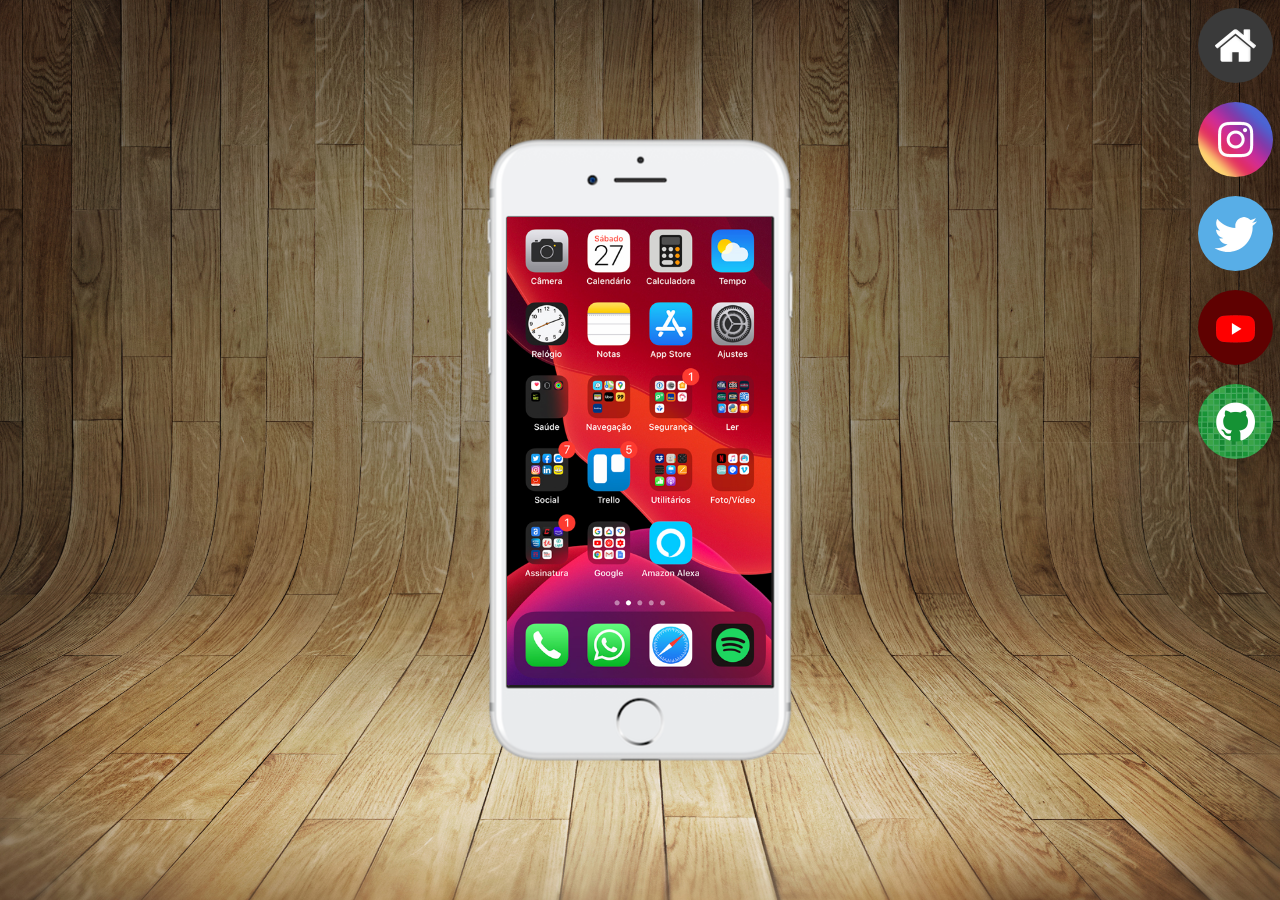
<file: index.html>
<!DOCTYPE html>
<html lang="pt-br">
<head>
    <meta charset="UTF-8">
    <meta name="viewport" content="width=device-width, initial-scale=1.0">
    <link rel="shortcut icon" href="arquivos/pacote-d013/favicon.ico" type="image/x-icon">
    <link rel="stylesheet" href="estilo/style.css">
    <title>Projeto Redes</title>
</head>
<body>
    <main>
        <section id="Cel">
            <iframe src="home.html" frameborder="0" name="Tela" id="Tela">
                Navegador não compativel :(
            </iframe>
        </section>
        <section id="Redes">
            <a href="home.html" target="Tela"><img src="arquivos/pacote-d013/imagens/logo-home.jpg" alt=""></a><br>
            <a href="instagram.html" target="Tela"><img src="arquivos/pacote-d013/imagens/logo-instagram.jpg" alt=""></a><br>
            <a href="twittwer.html" target="Tela"><img src="arquivos/pacote-d013/imagens/logo-twitter.jpg" alt=""></a><br>
            <a href="youtube.html" target="Tela"><img src="arquivos/pacote-d013/imagens/logo-youtube.jpg" alt=""></a><br>
            <a href="github.html" target="Tela"><img src="arquivos/pacote-d013/imagens/logo-github.jpg" alt=""></a>
        </section>
    </main>  
</body>
</html>
</file>
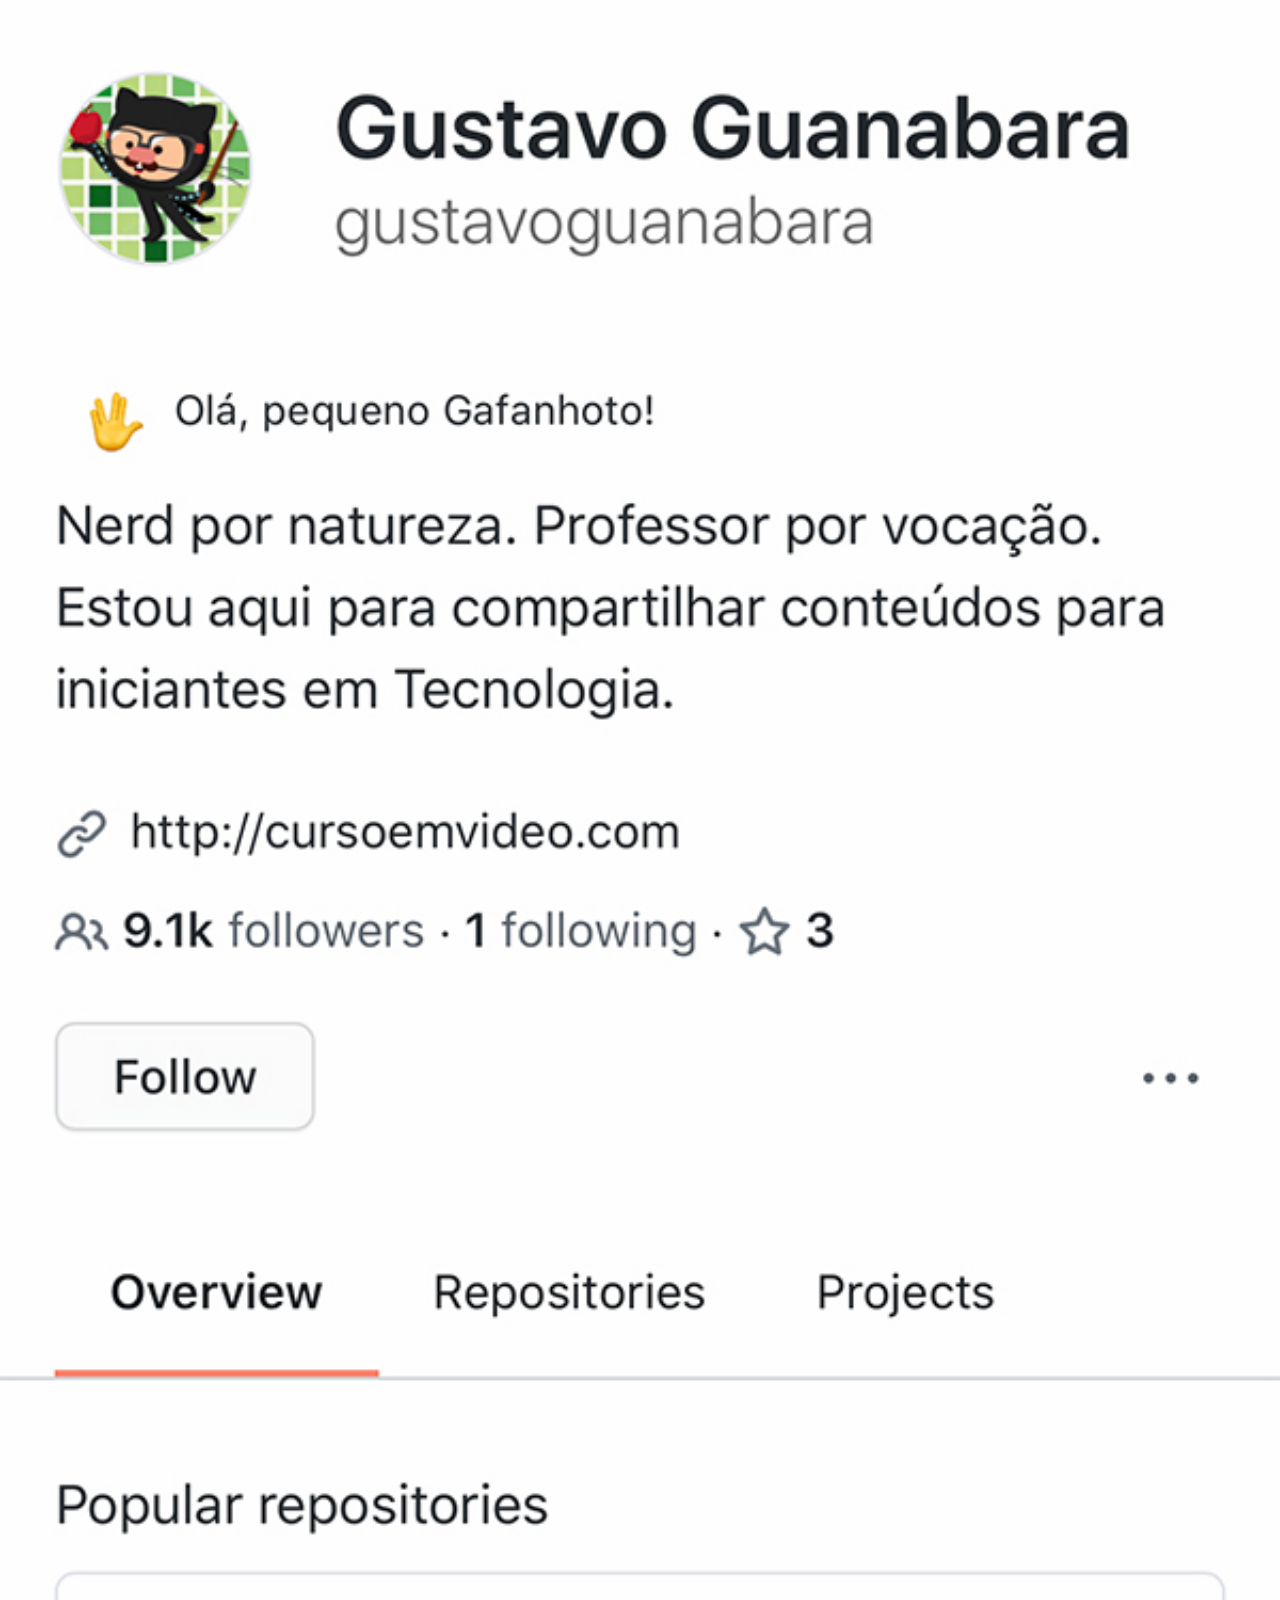
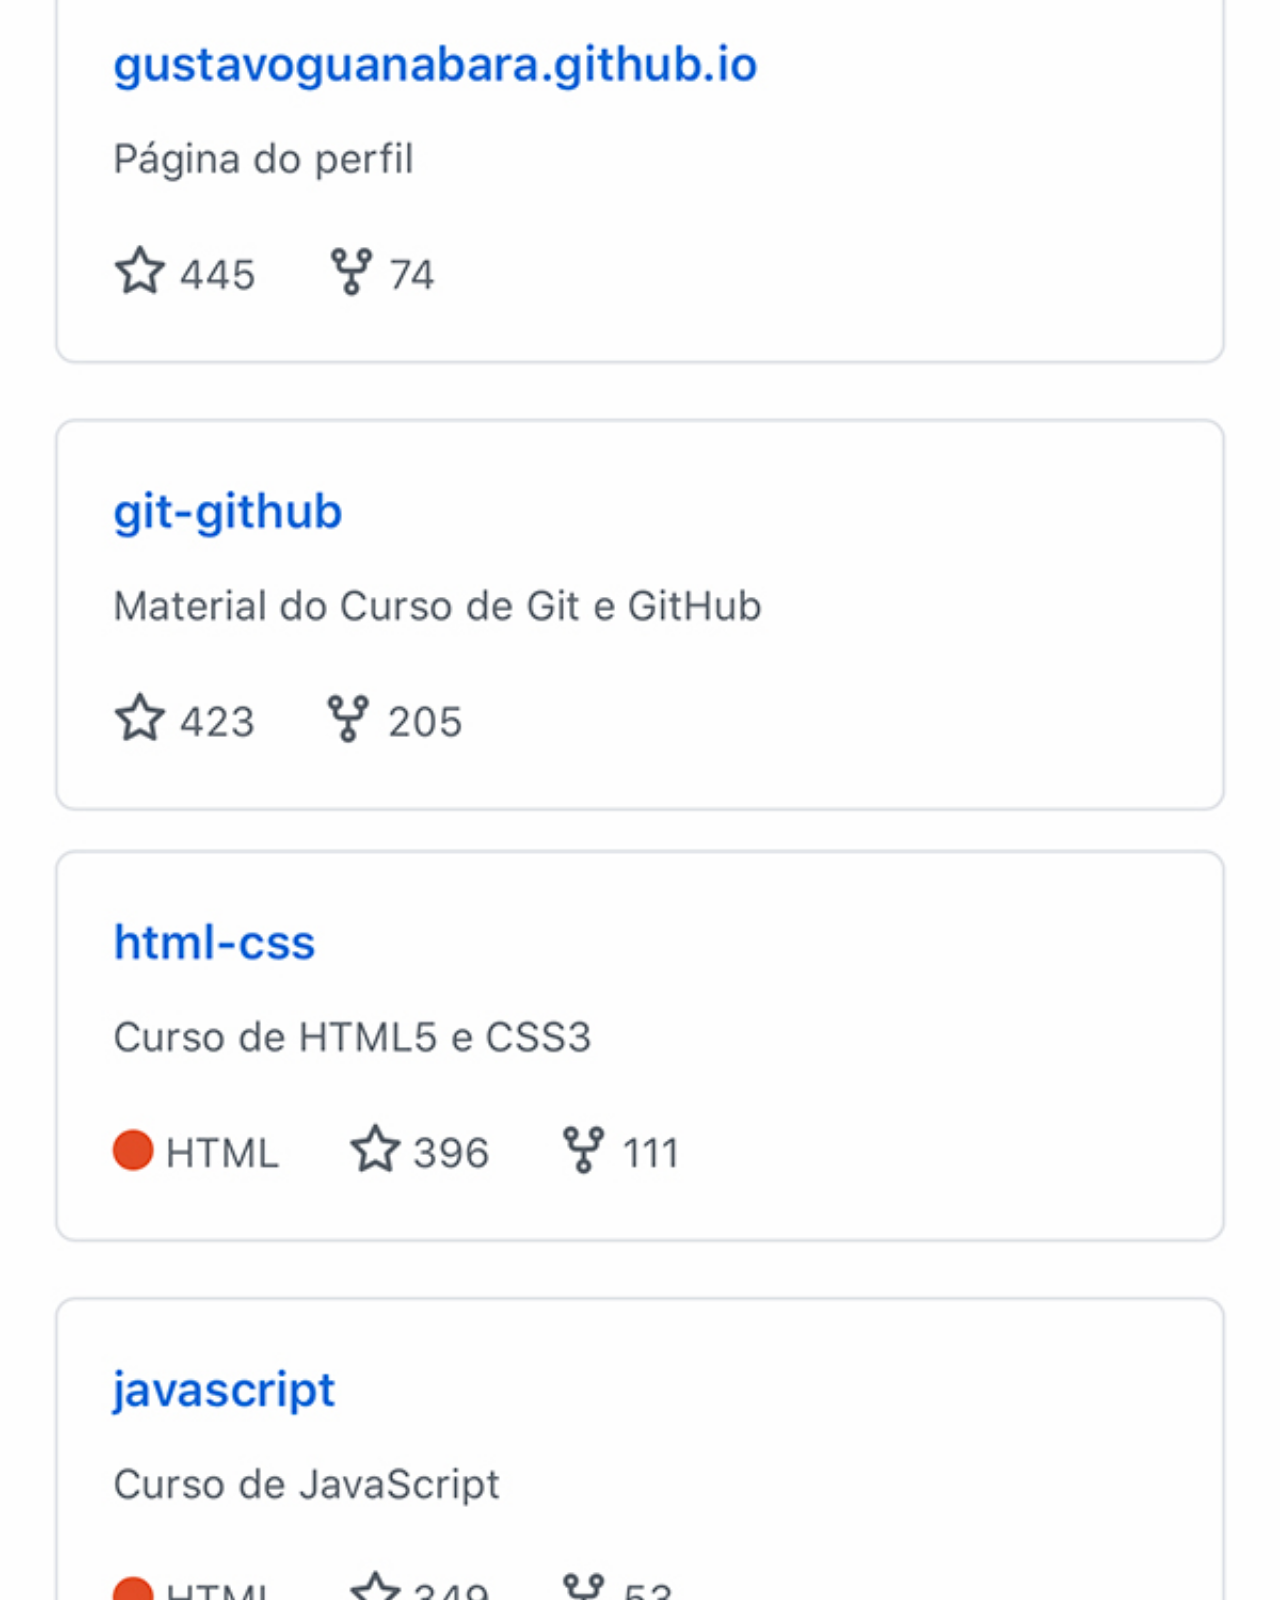
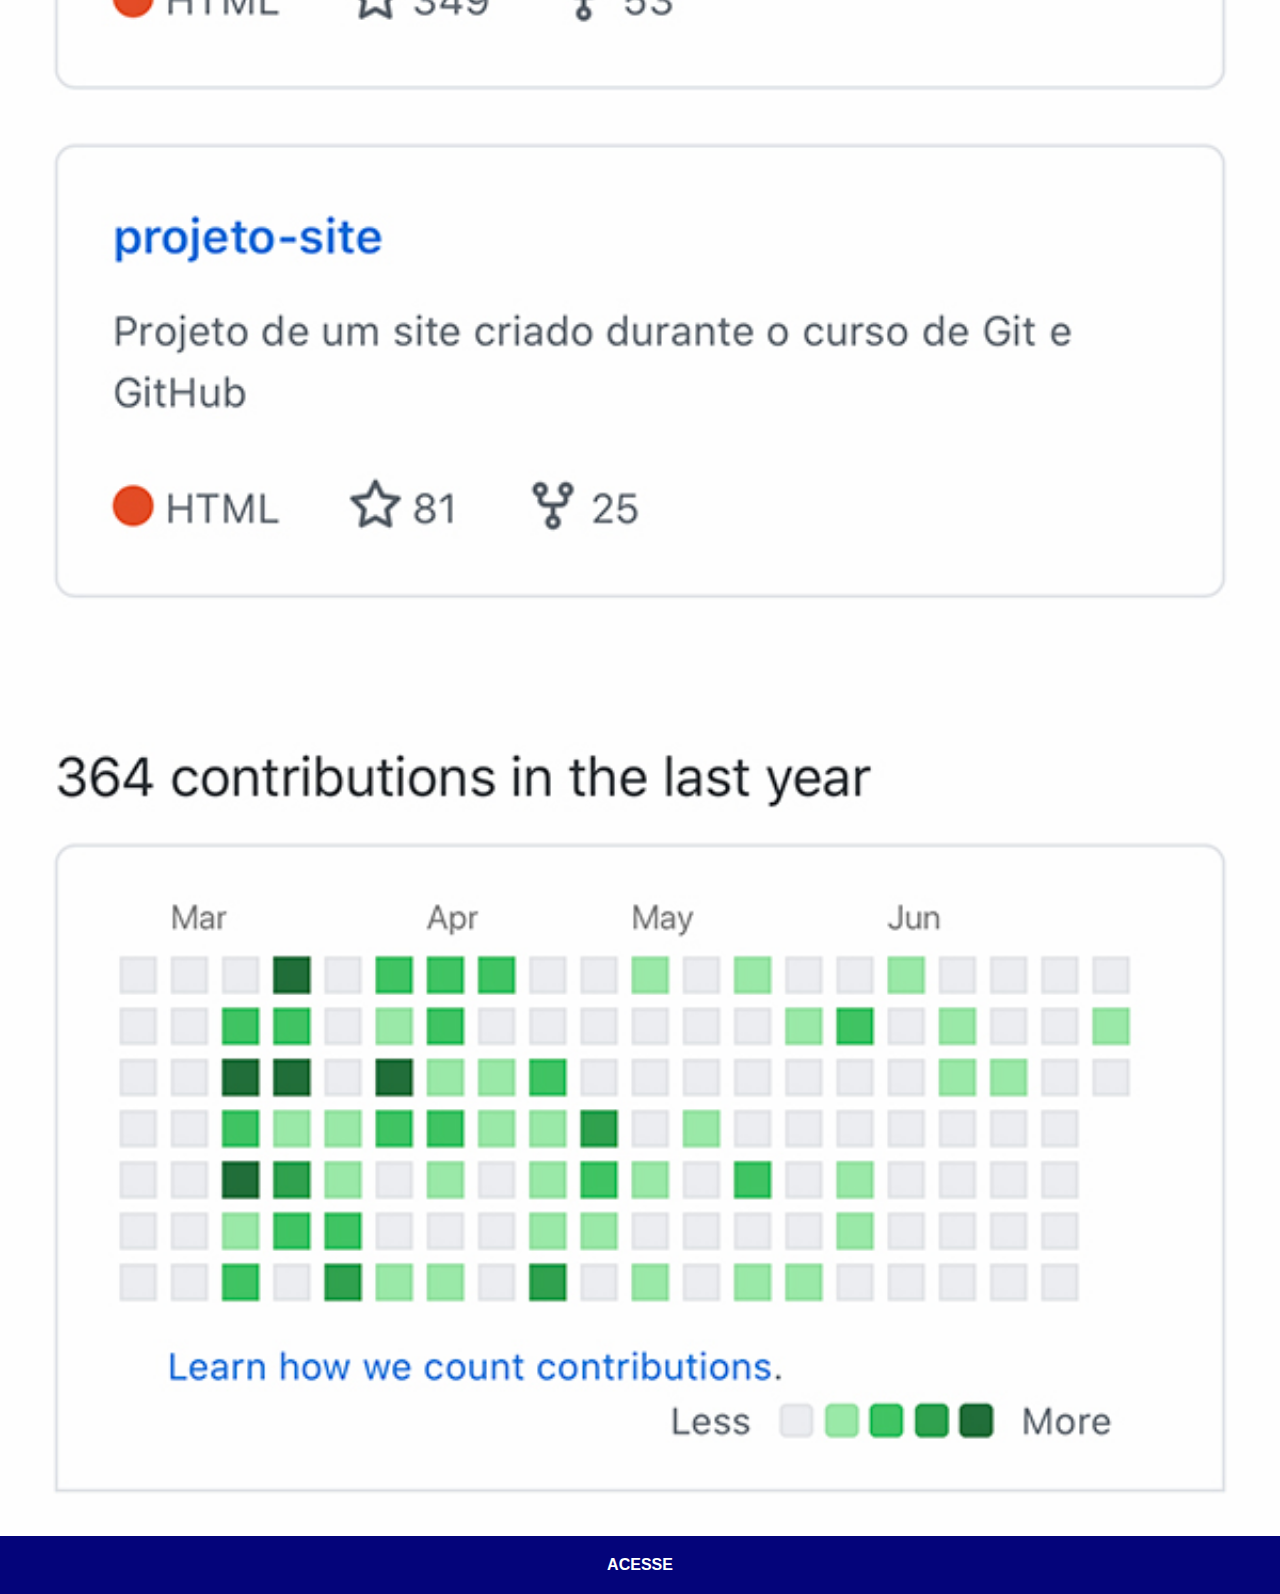
<file: github.html>
<!DOCTYPE html>
<html lang="en">
<head>
    <meta charset="UTF-8">
    <meta name="viewport" content="width=device-width, initial-scale=1.0">
    <link rel="stylesheet" href="estilo/Redes.css">
    <title>Github</title>
</head>
<body>
    <img src="arquivos/pacote-d013/imagens/tela-github.jpg" alt="">
    <a href="https://github.com/P3LDO">ACESSE</a> 
</body>
</html>
</file>
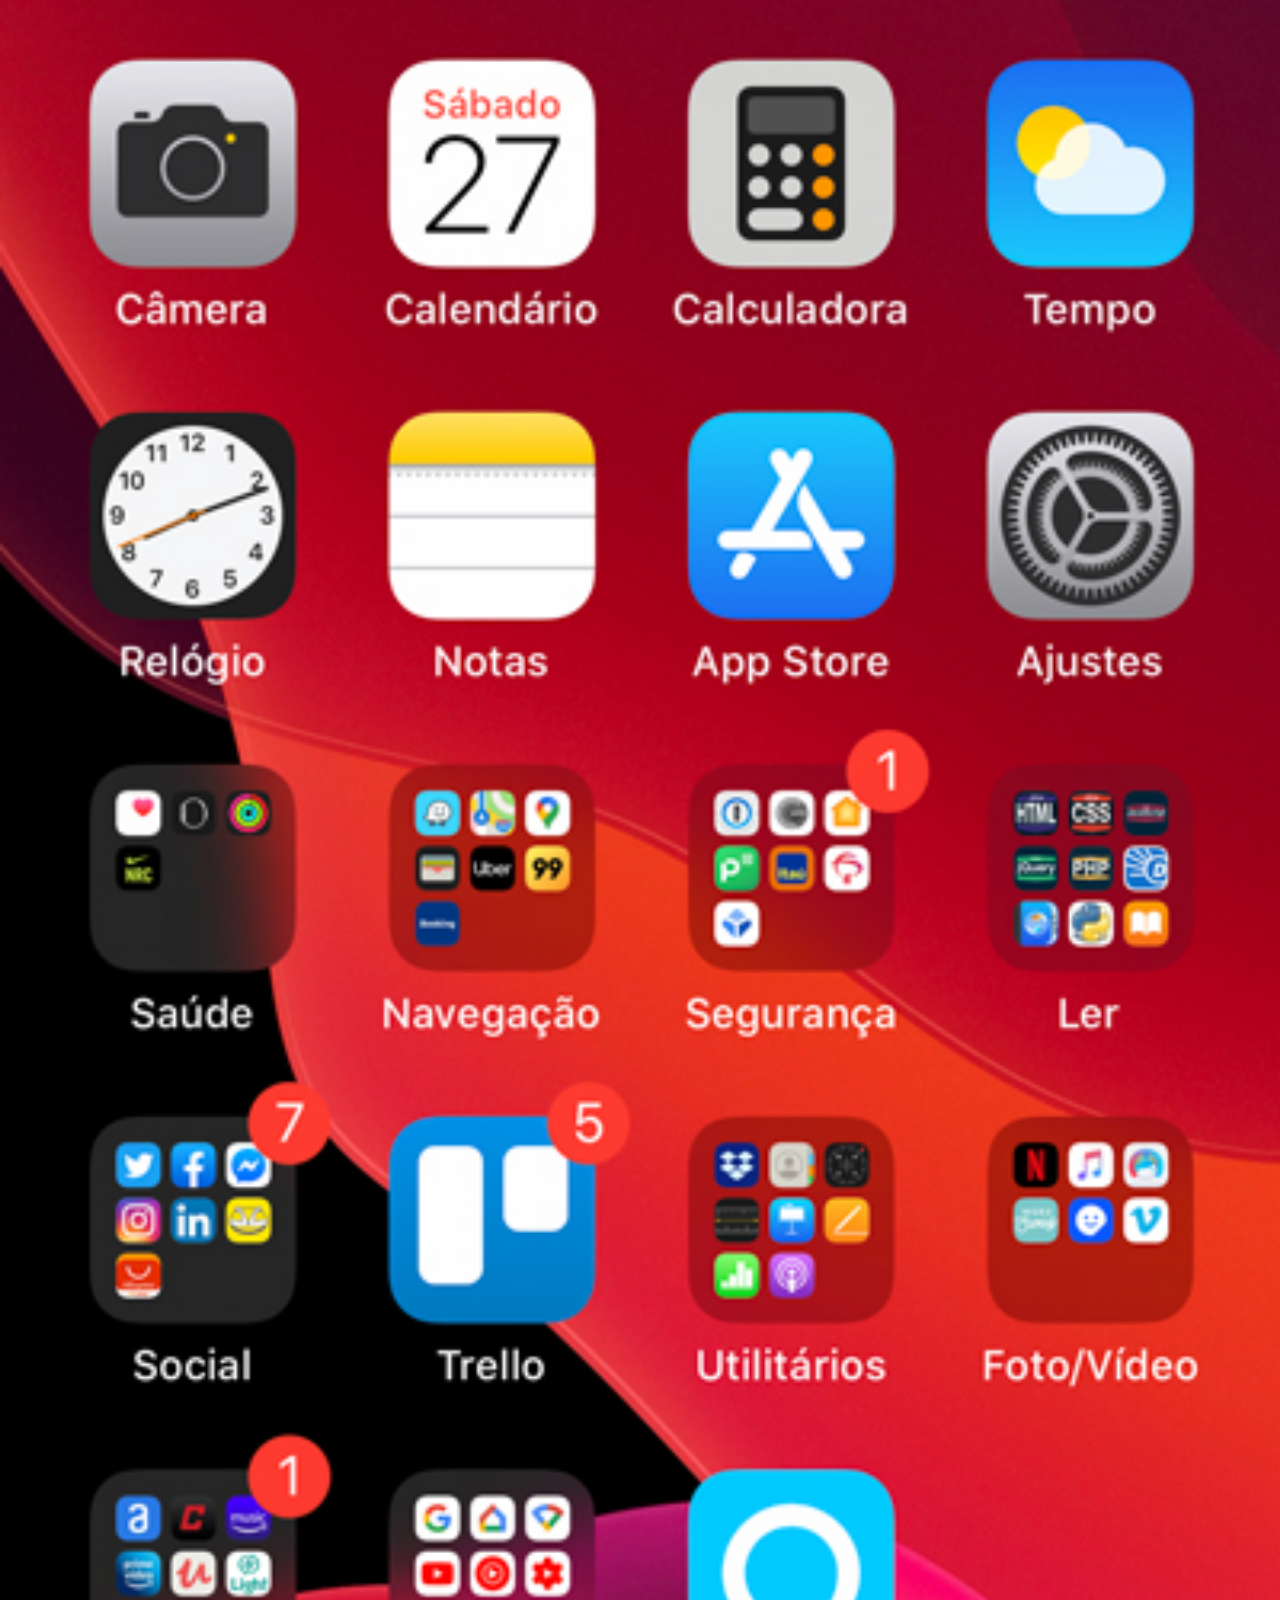
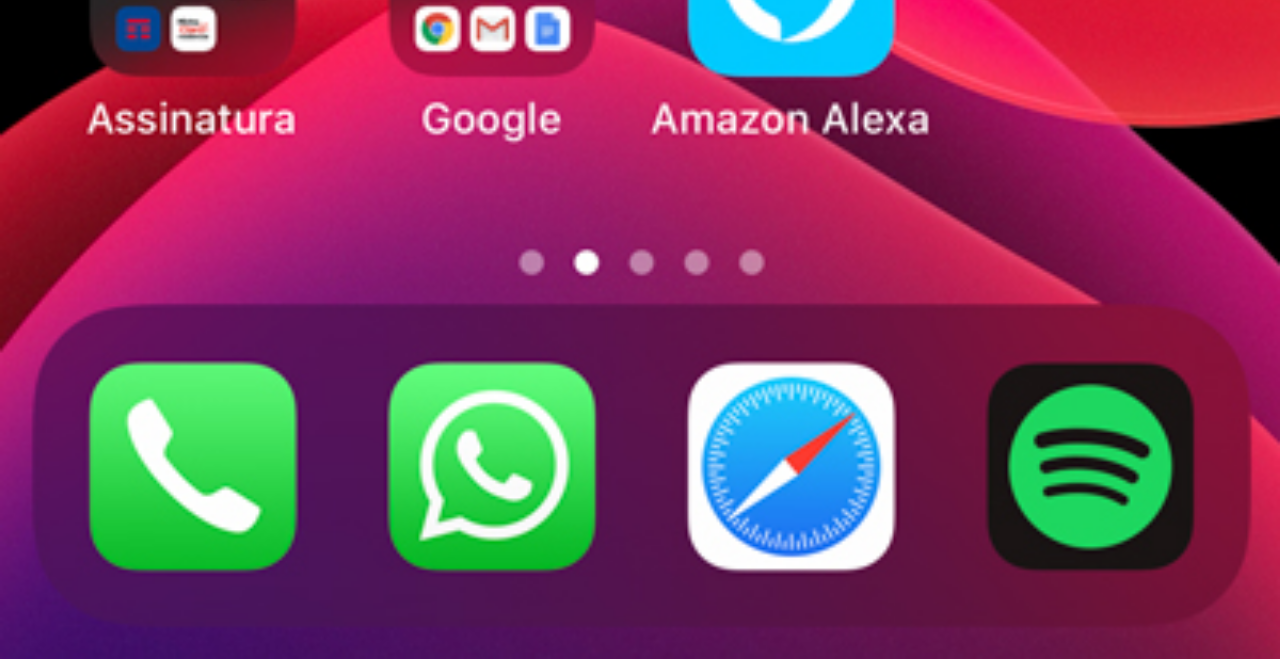
<file: home.html>
<!DOCTYPE html>
<html lang="pt-br">
<head>
    <meta charset="UTF-8">
    <meta name="viewport" content="width=device-width, initial-scale=1.0">
    <title>Isso importa?</title>
    <link rel="stylesheet" href="estilo/home.css">
</head>
<body>
    <img src="arquivos/pacote-d013/imagens/tela-home.jpg" alt="">
</body>
</html>
</file>
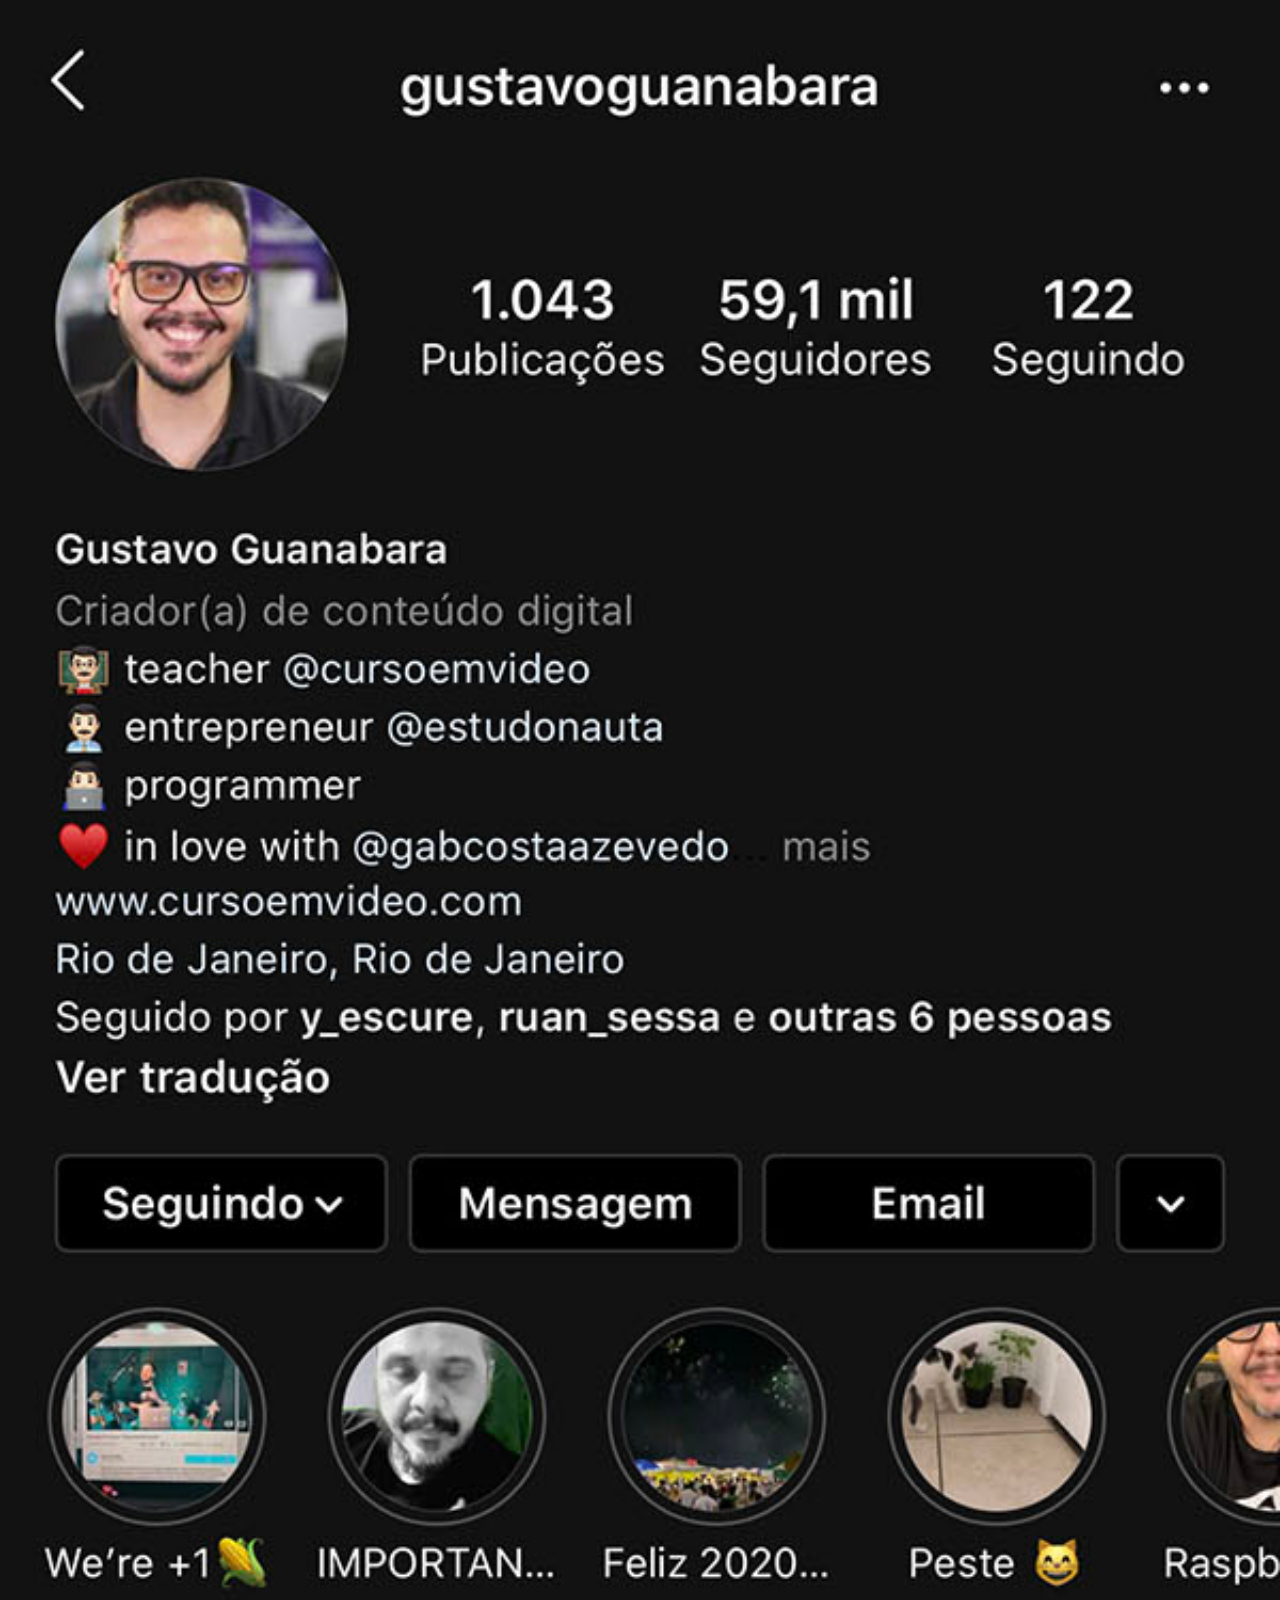
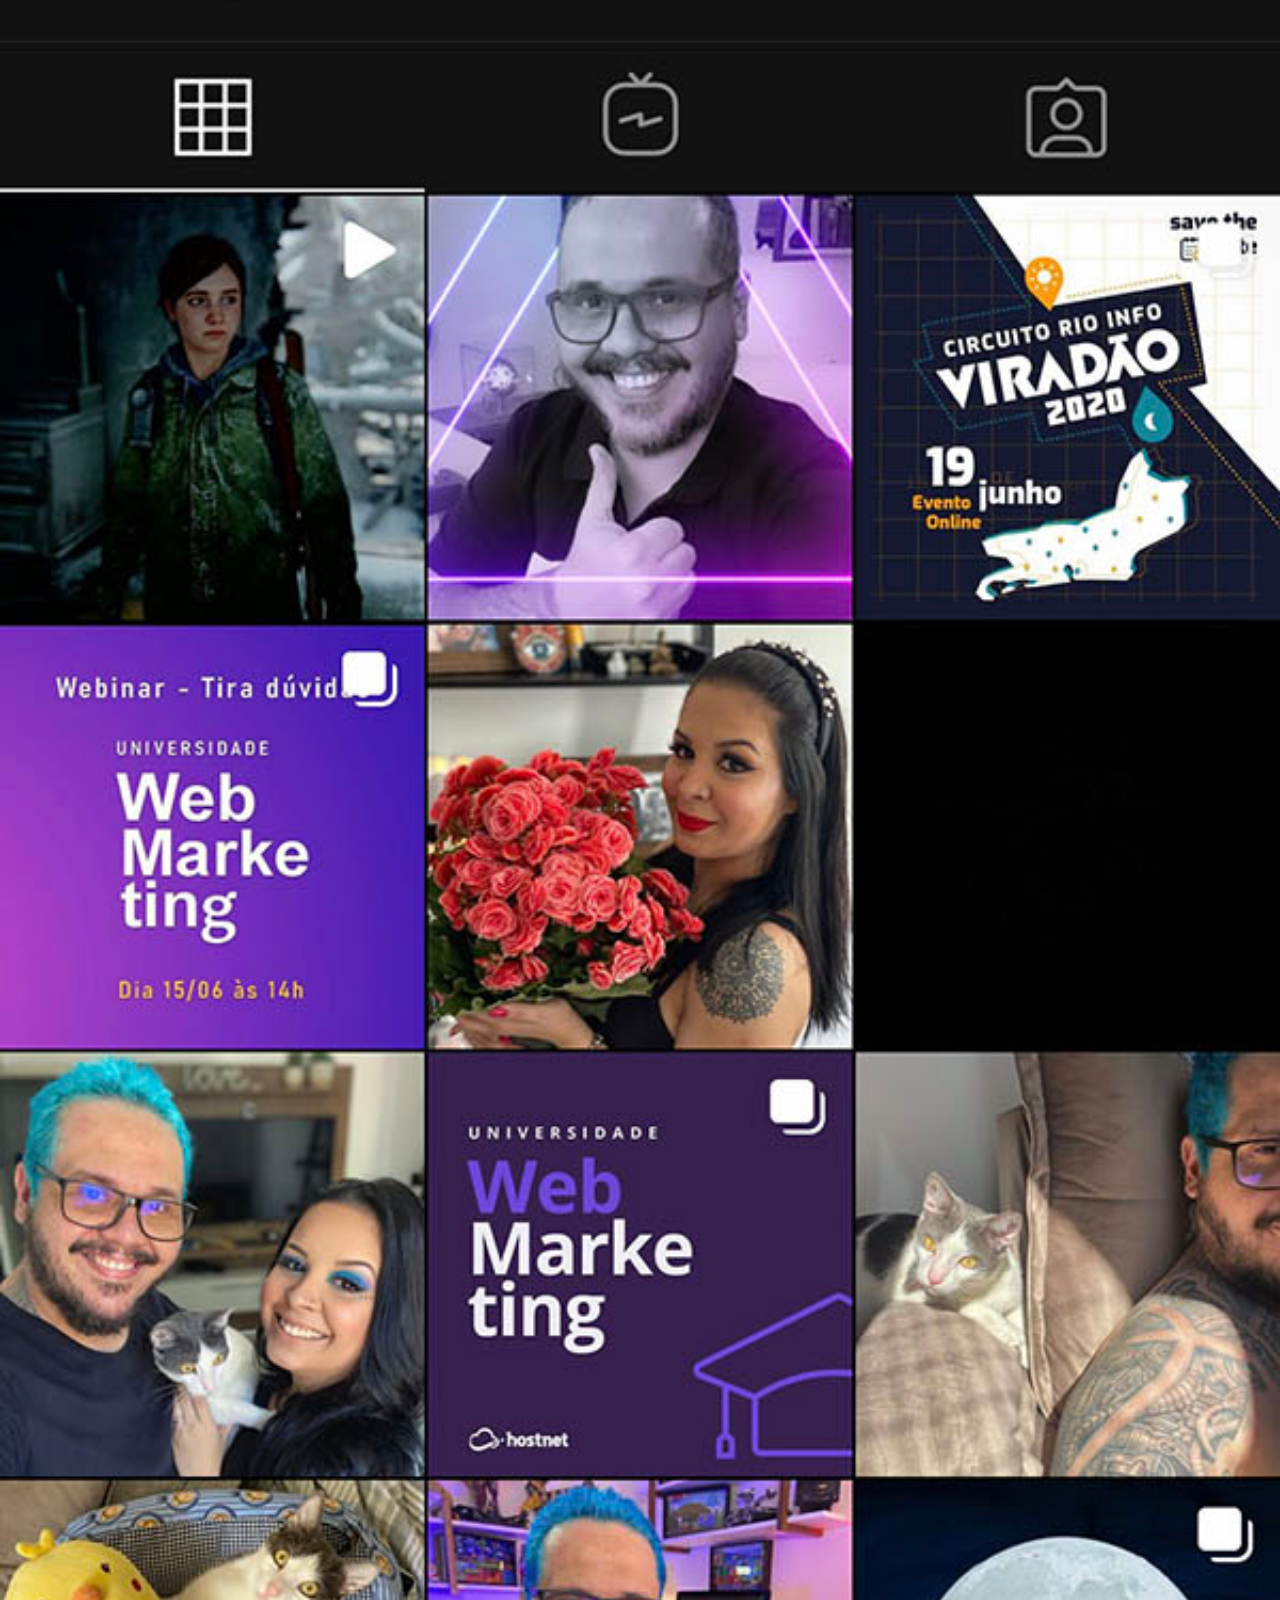
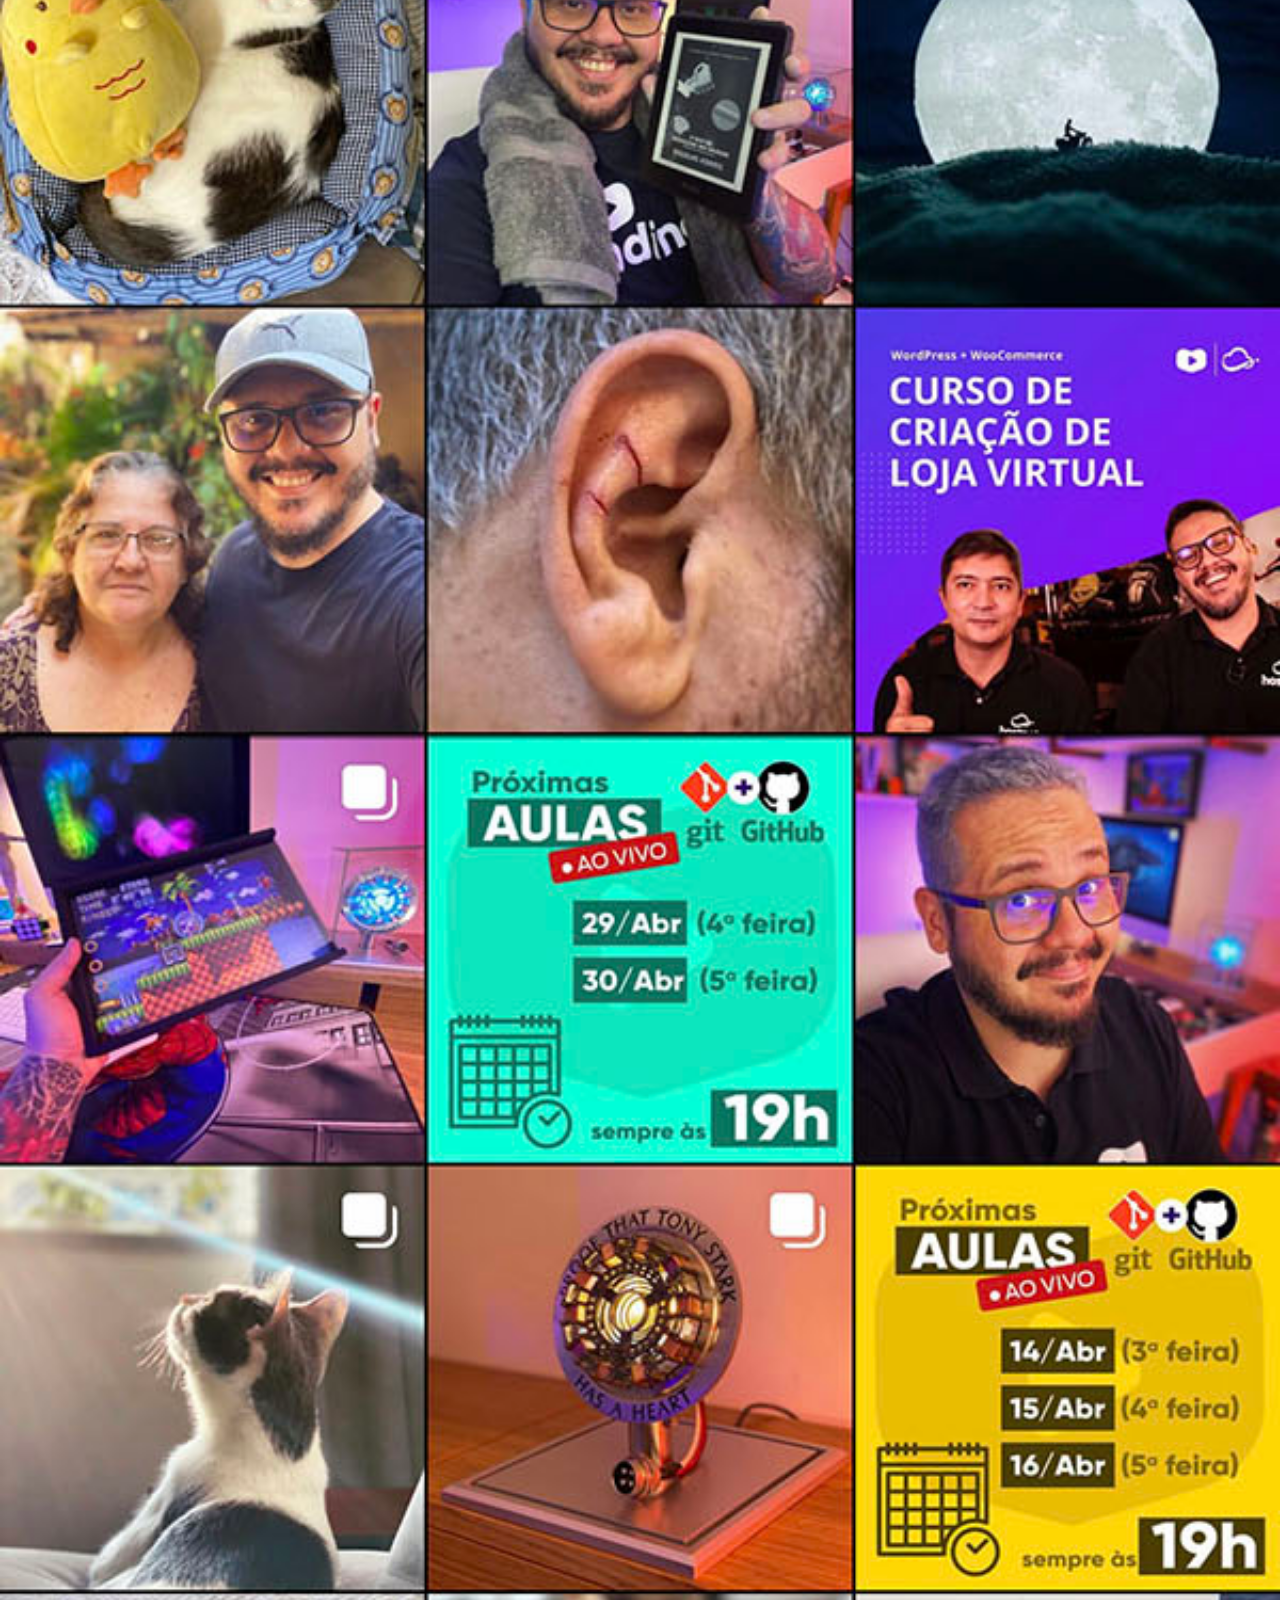
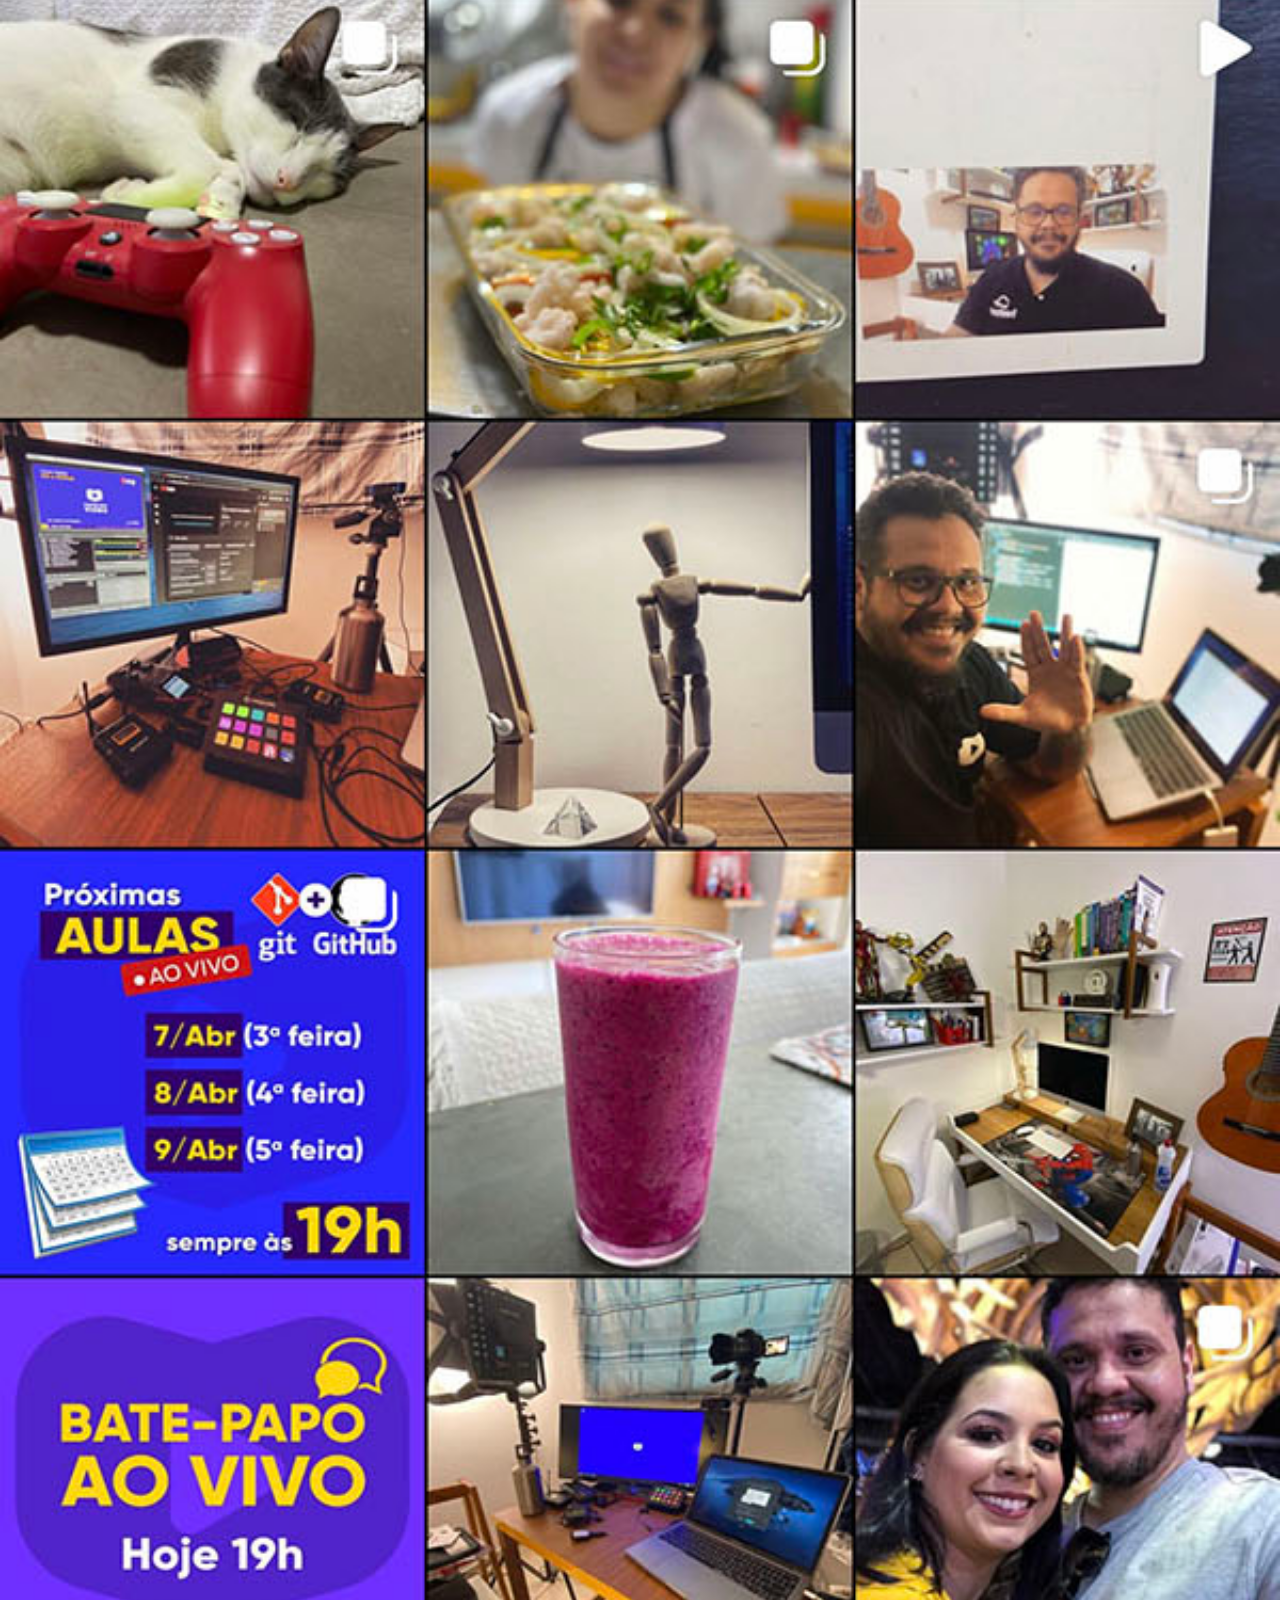
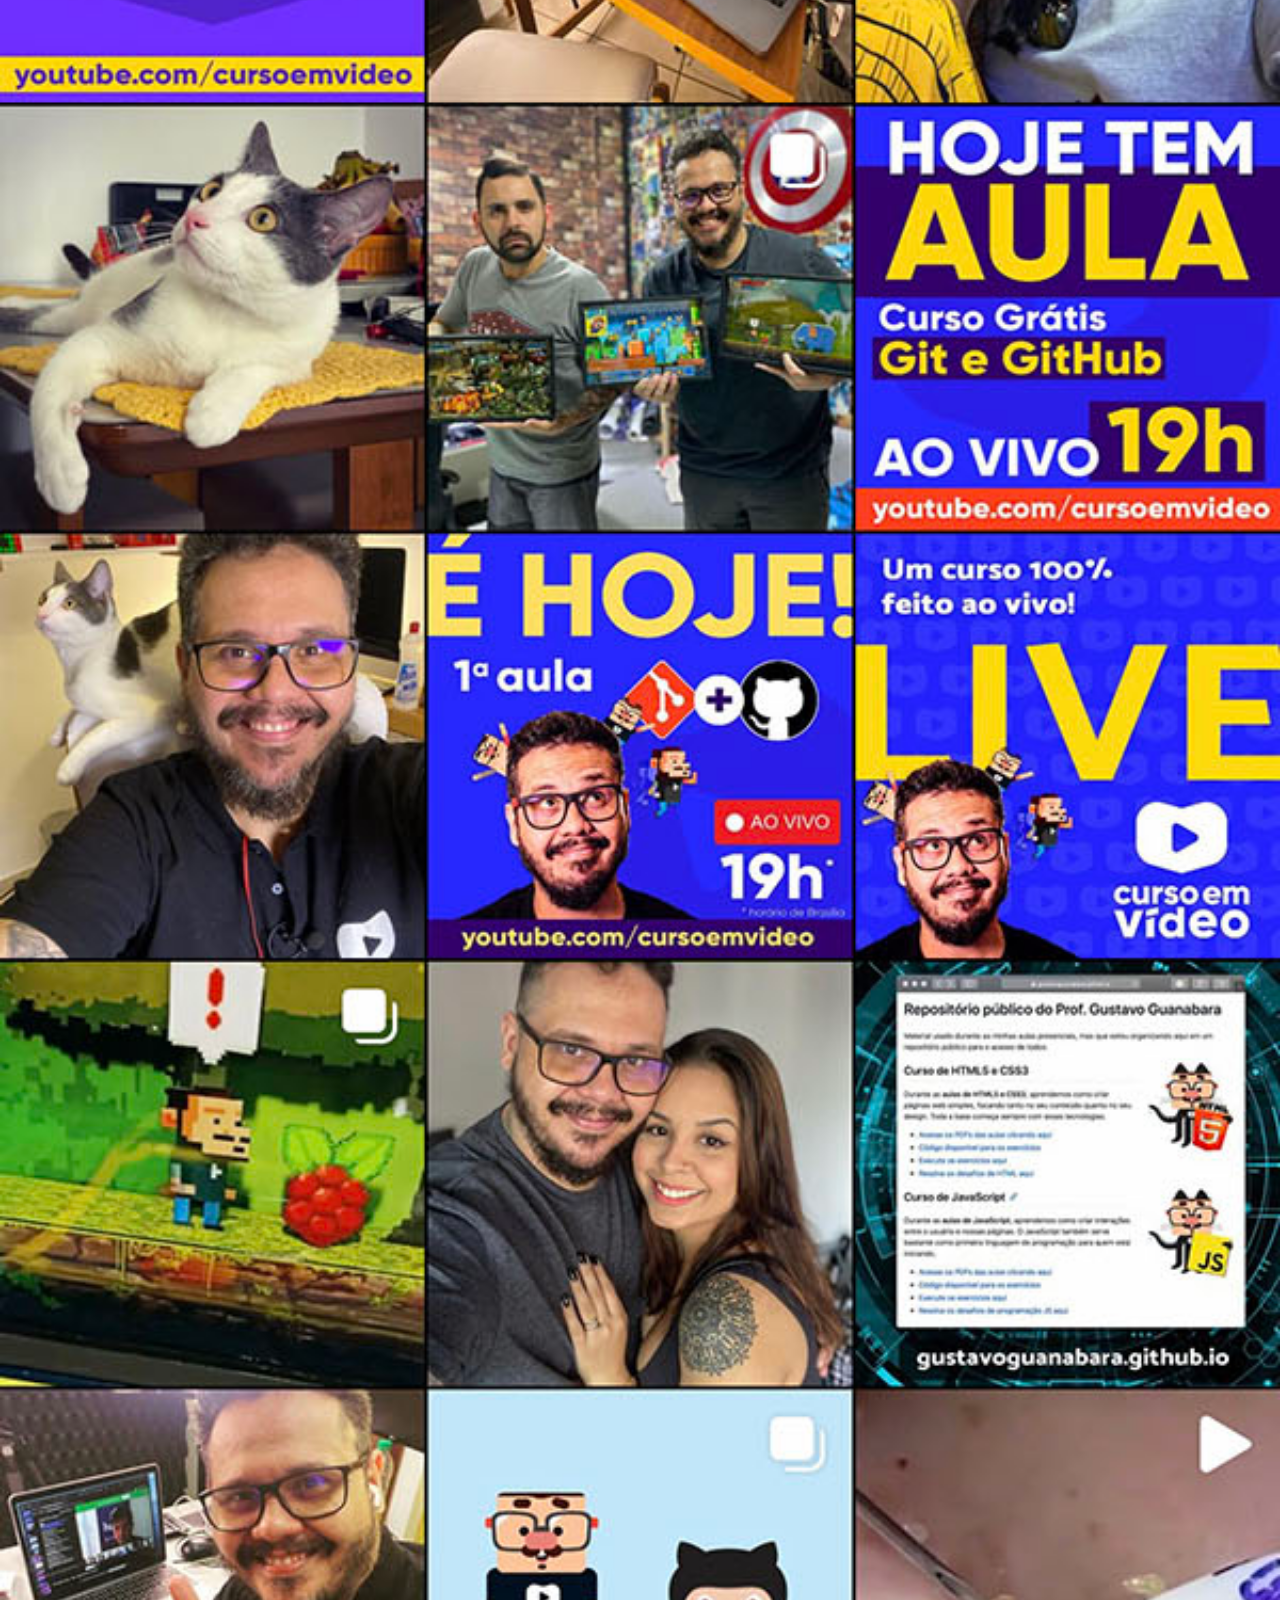
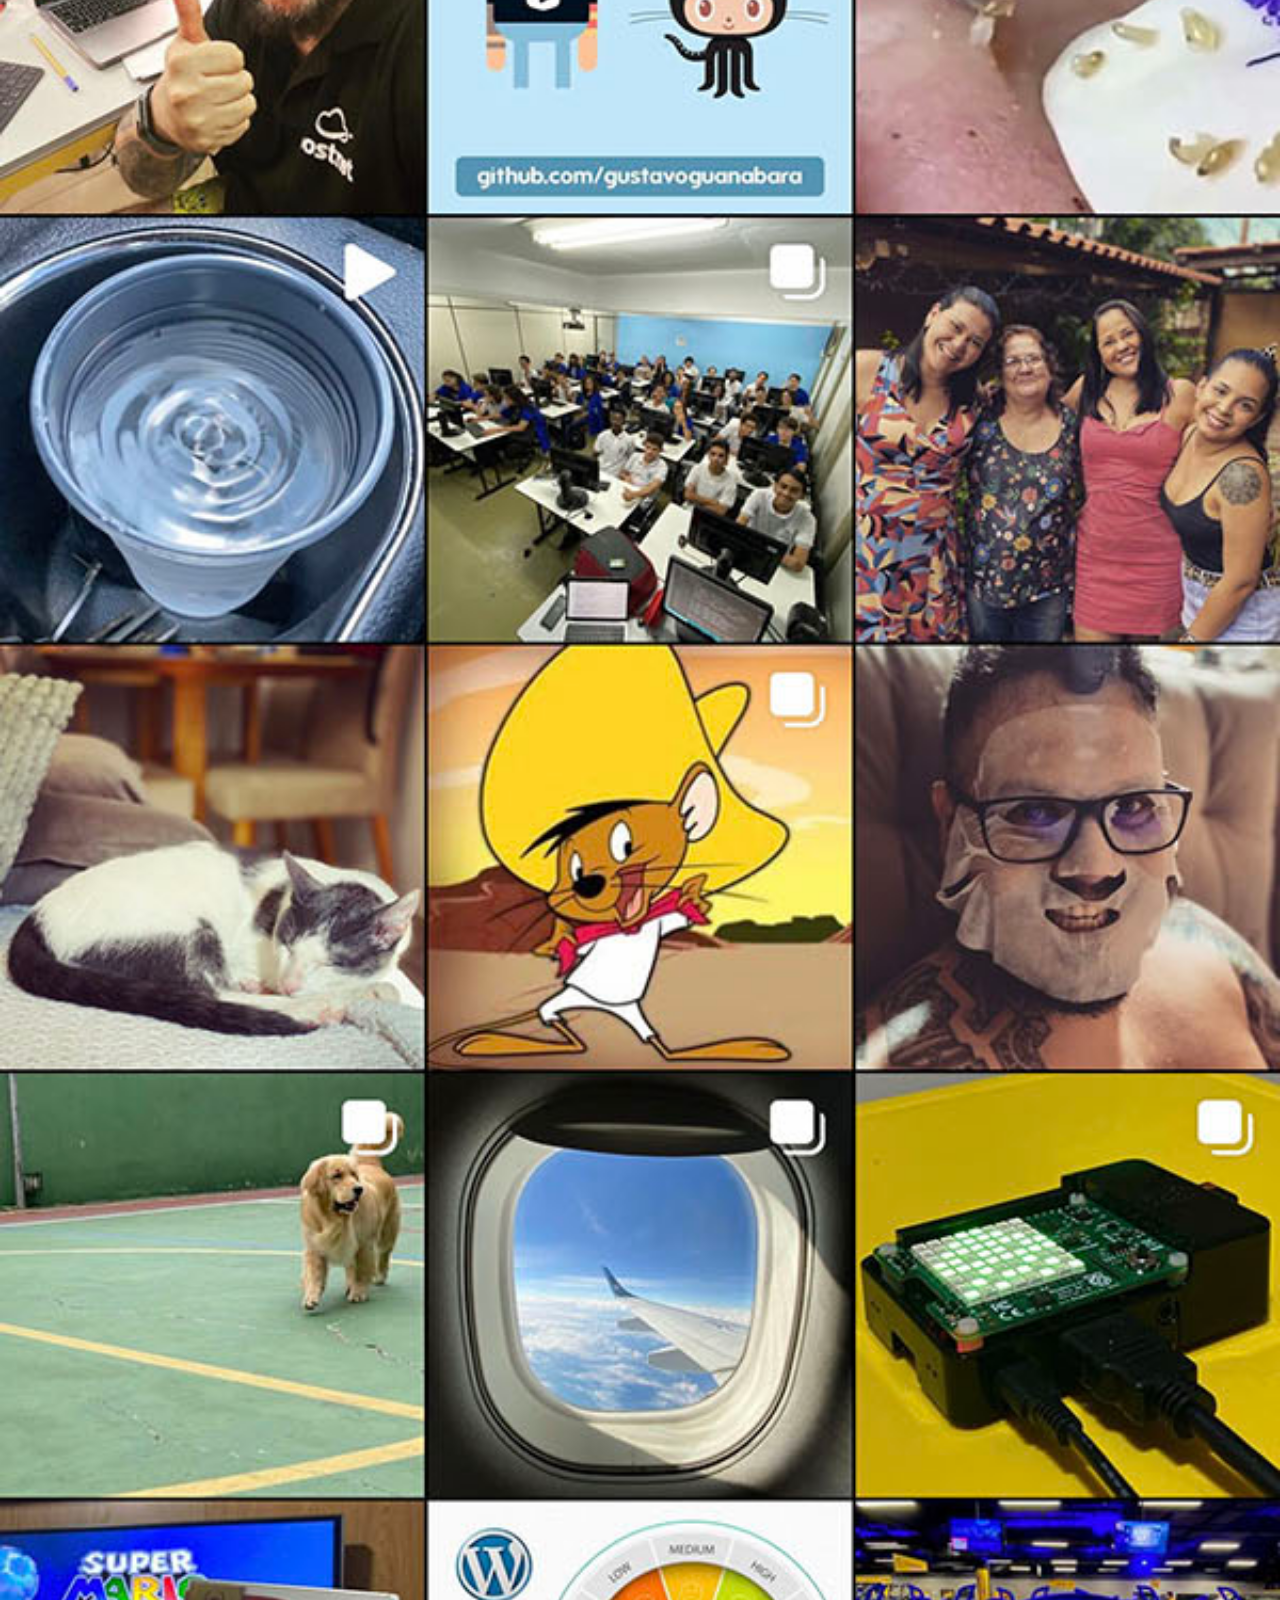
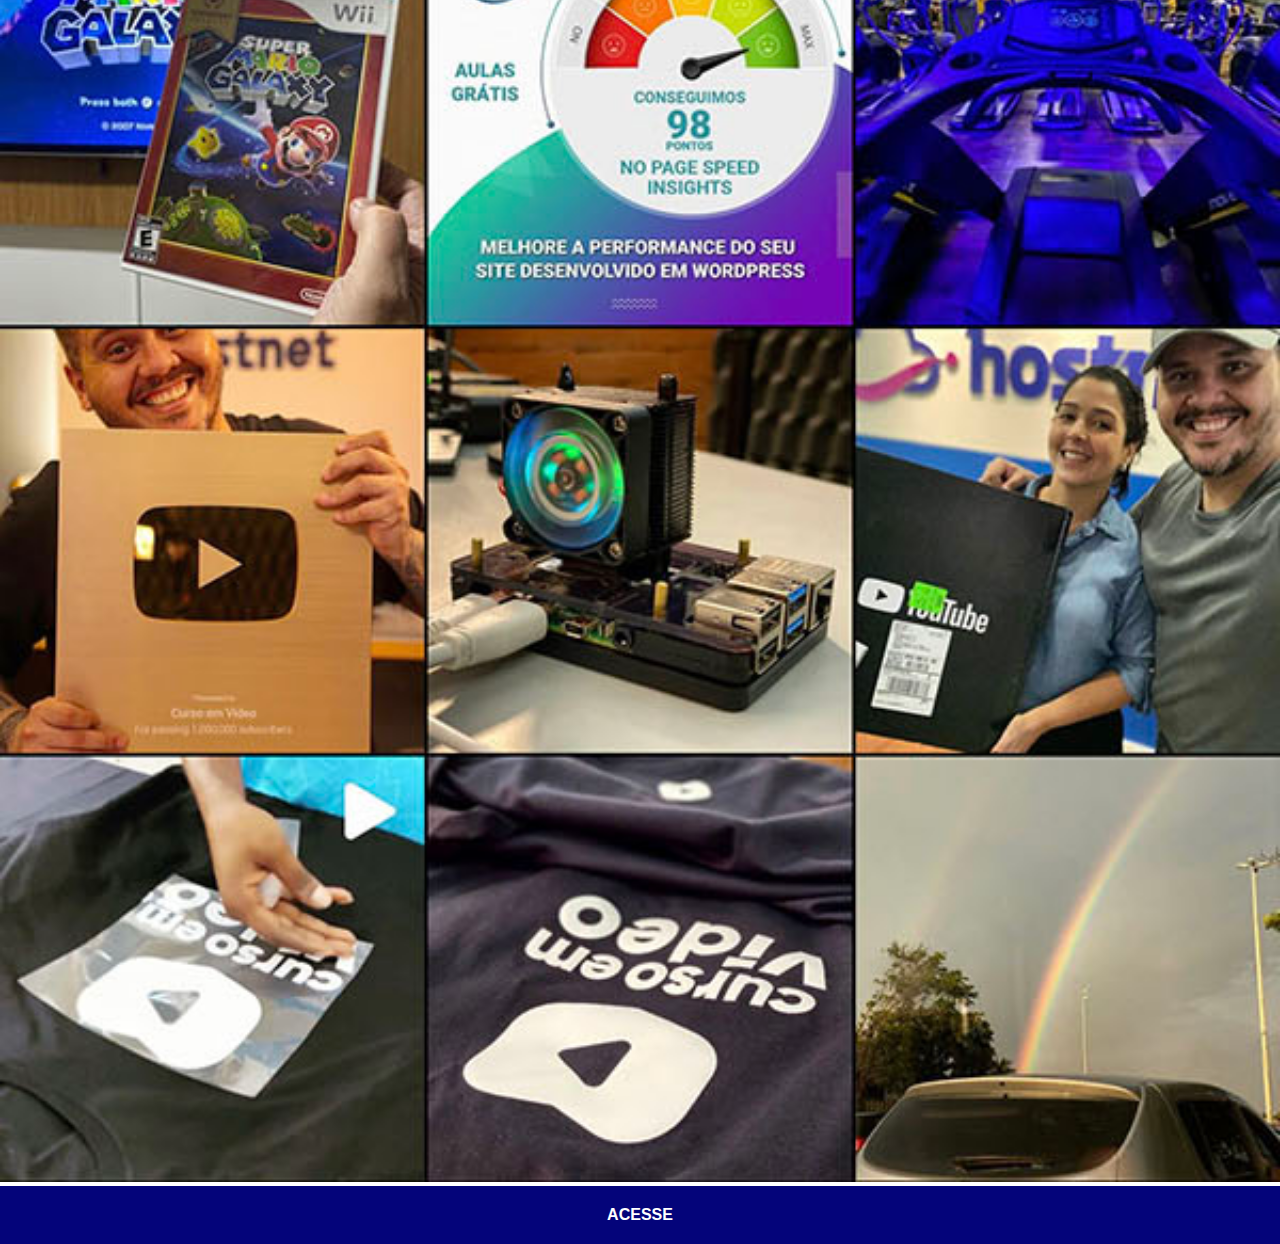
<file: instagram.html>
<!DOCTYPE html>
<html lang="en">
<head>
    <meta charset="UTF-8">
    <meta name="viewport" content="width=device-width, initial-scale=1.0">
    <link rel="stylesheet" href="estilo/Redes.css">
    <title>INSTA</title>
</head>
<body>
    <img src="arquivos/pacote-d013/imagens/tela-instagram.jpg" alt="Insta">
    <a href="https://www.instagram.com/p3ldo/">ACESSE</a>
</body>
</html>
</file>
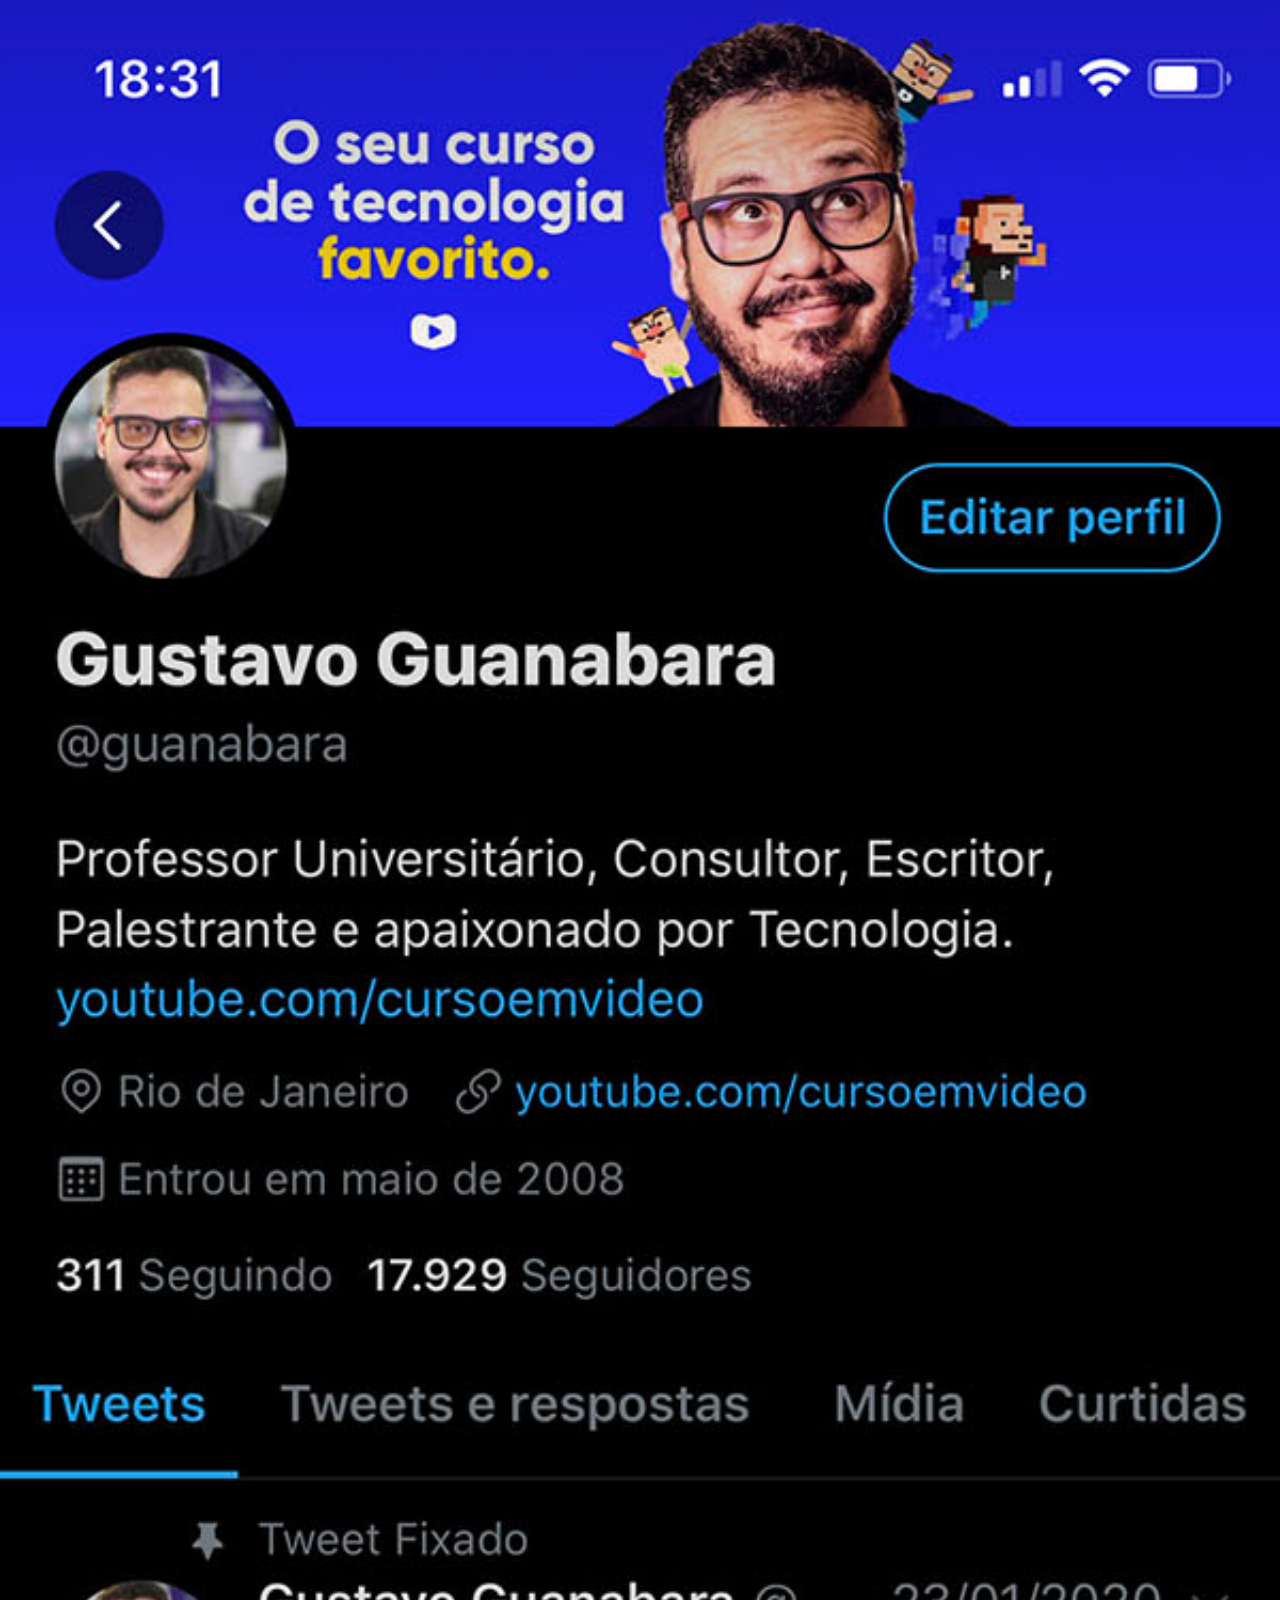
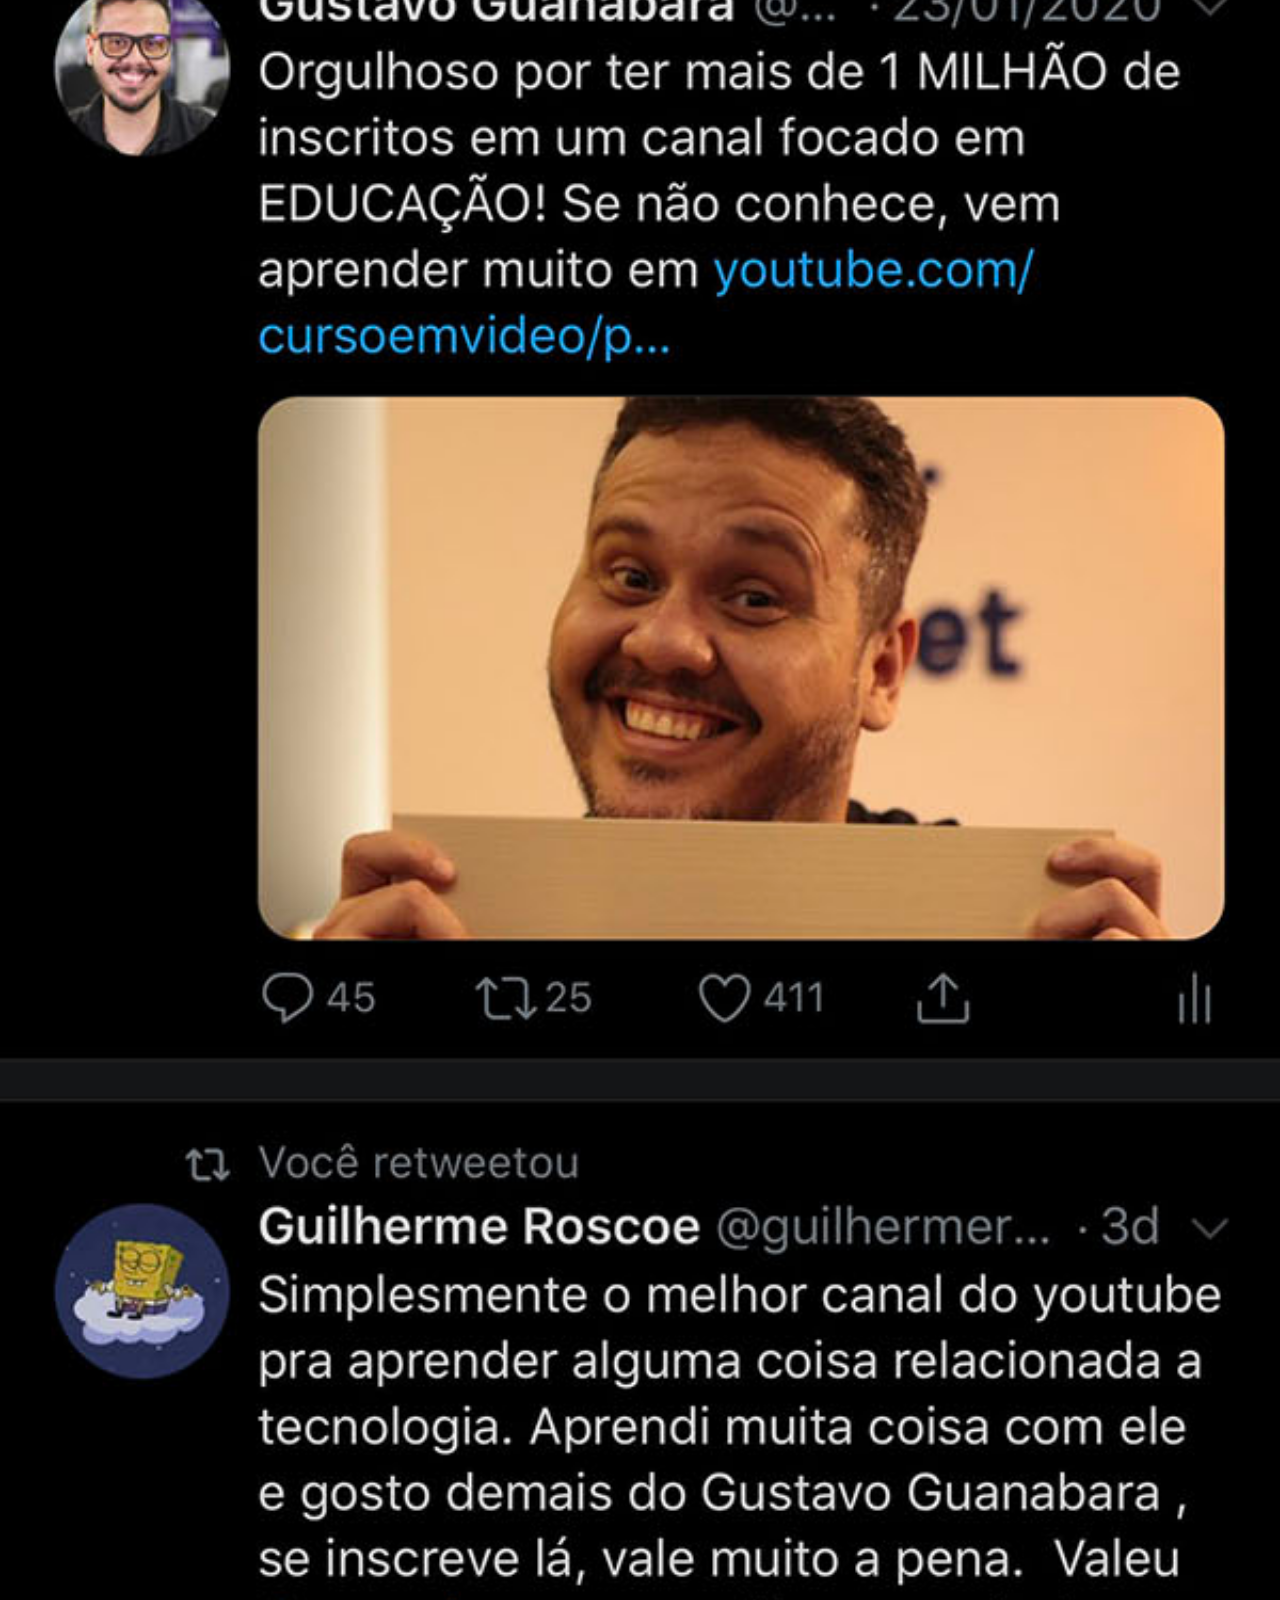
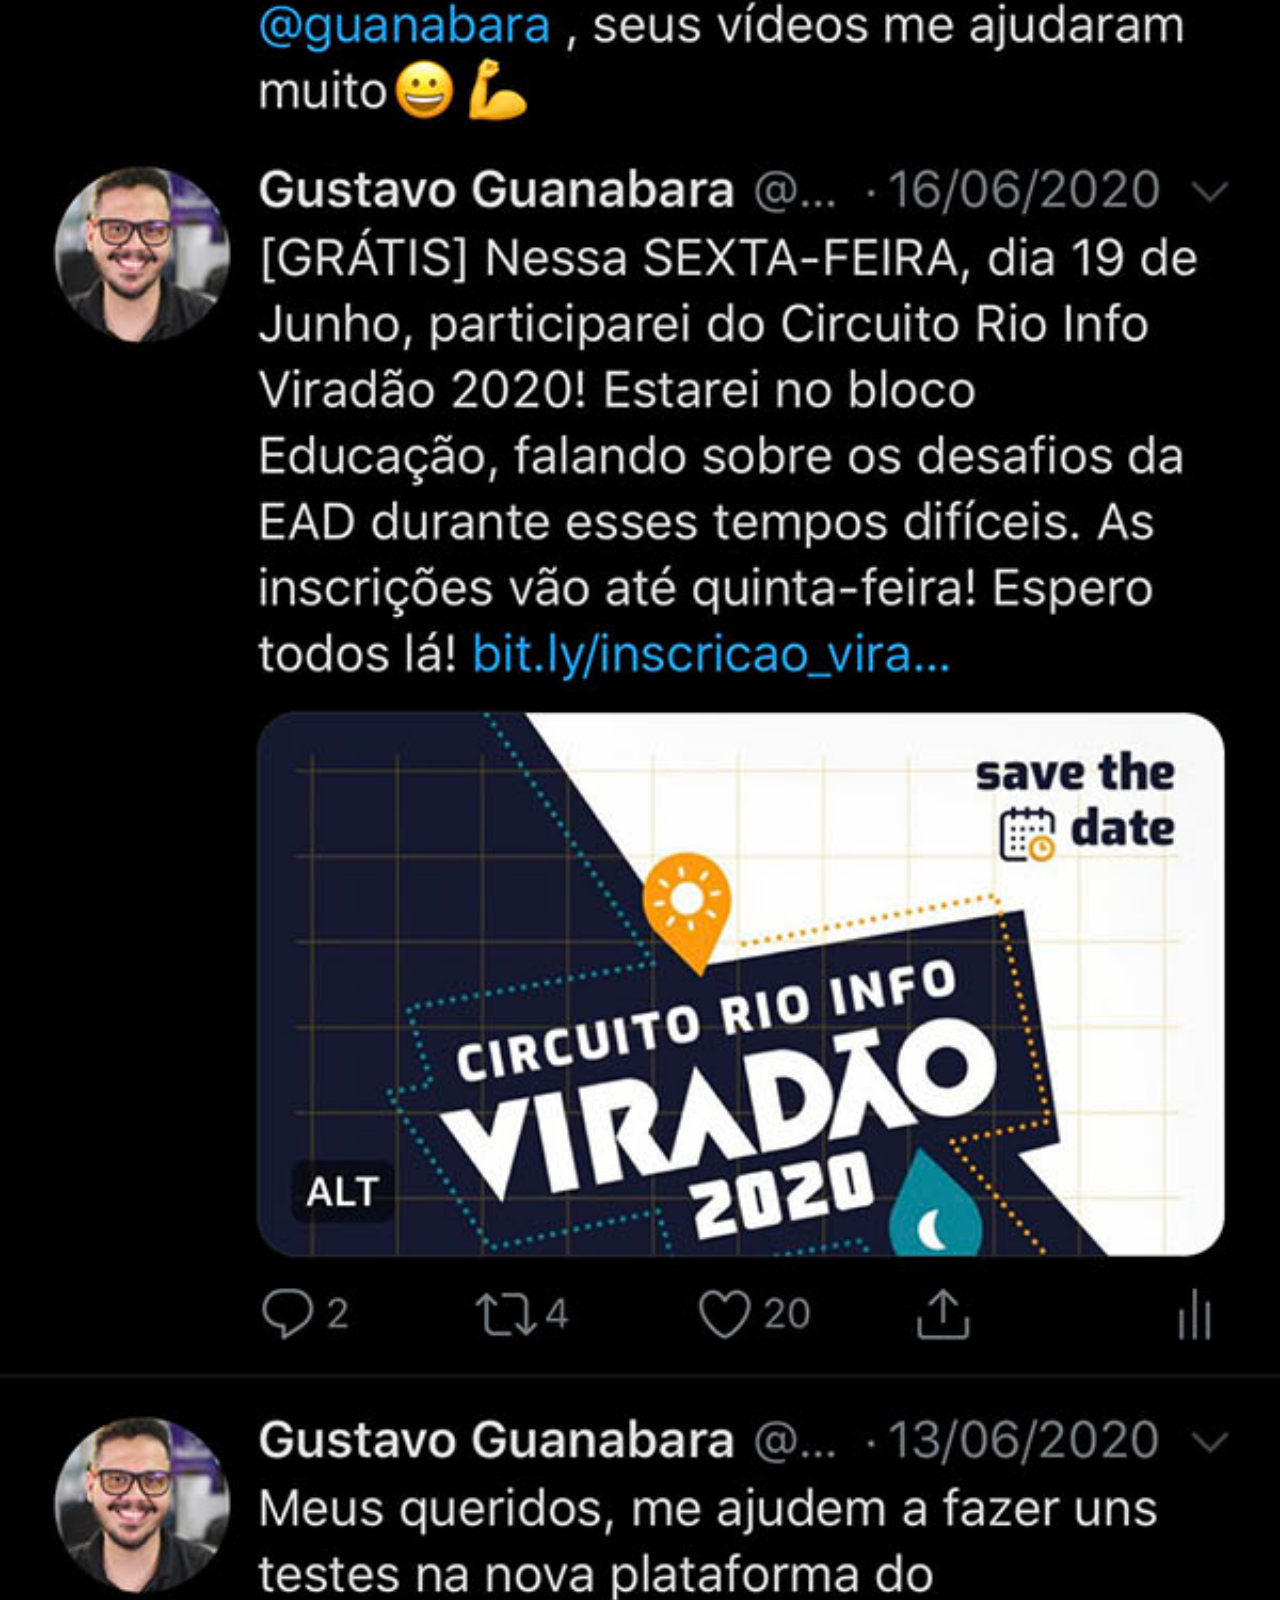
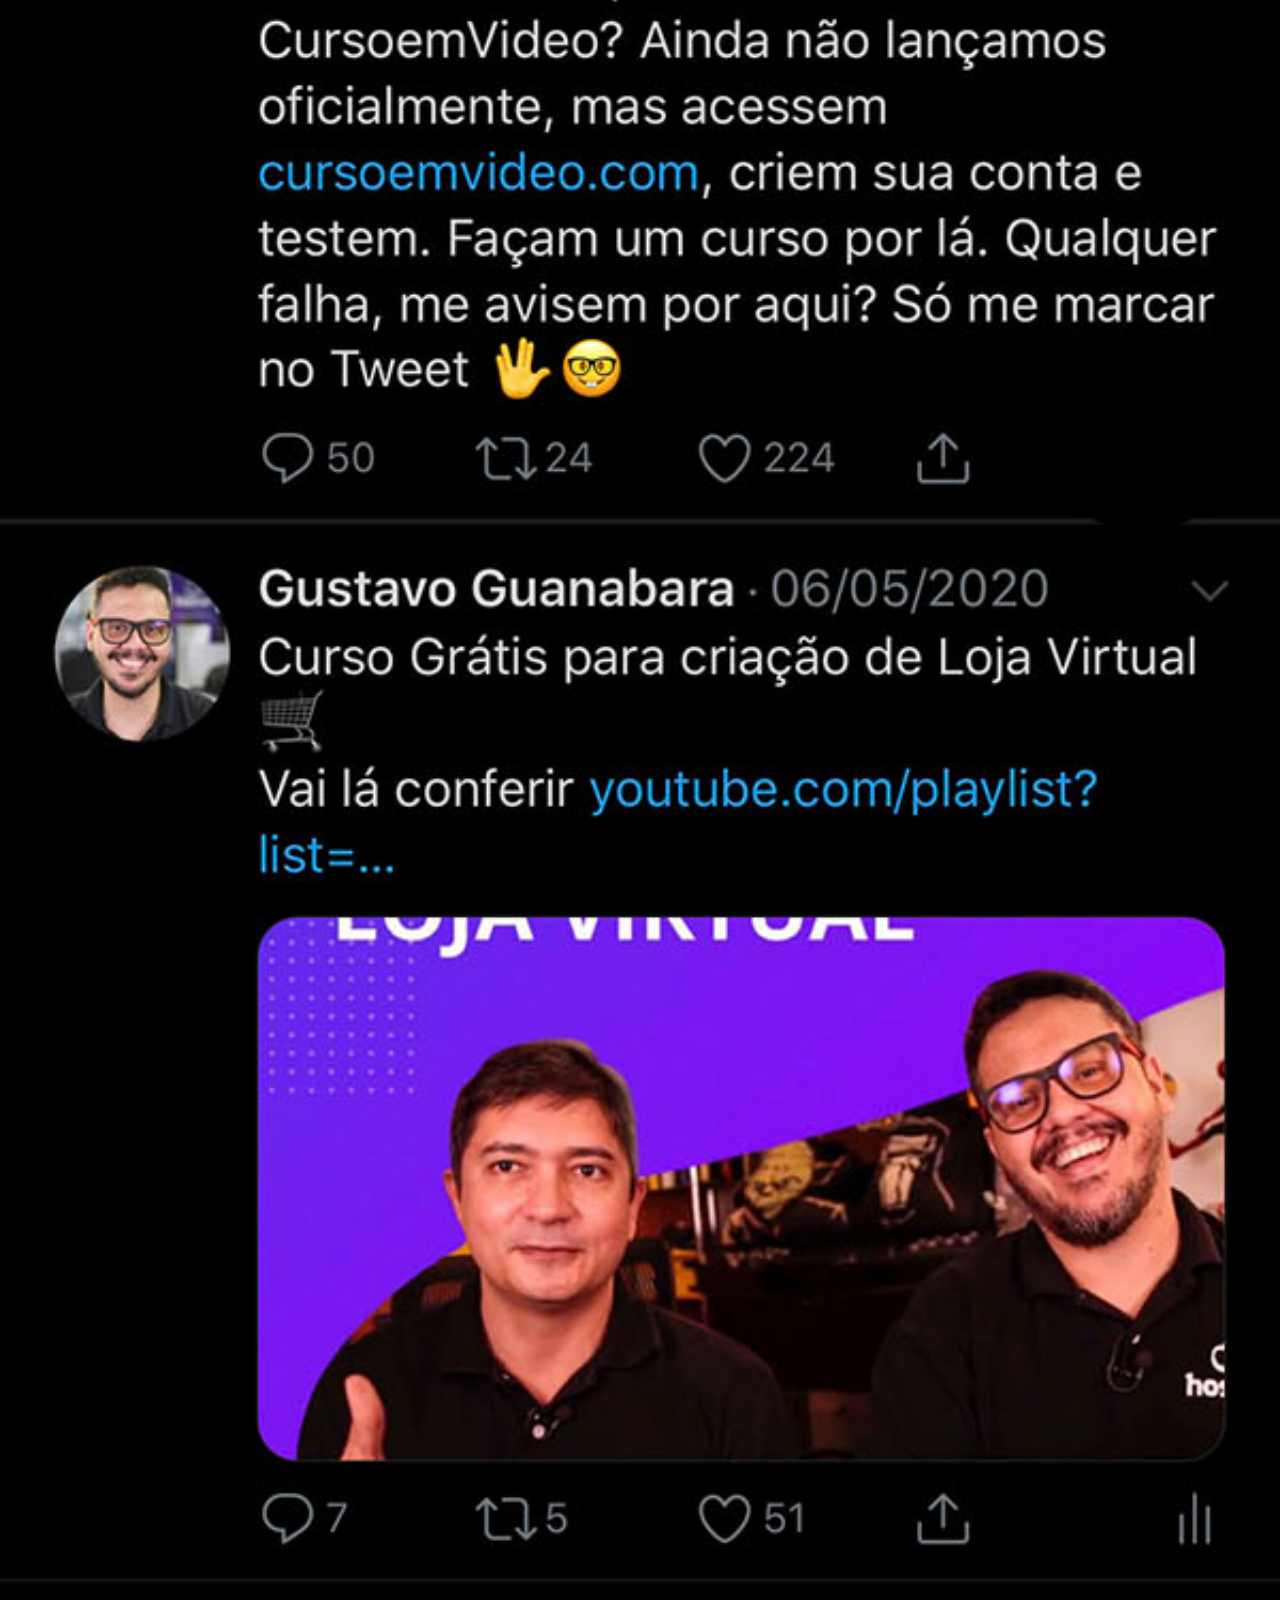
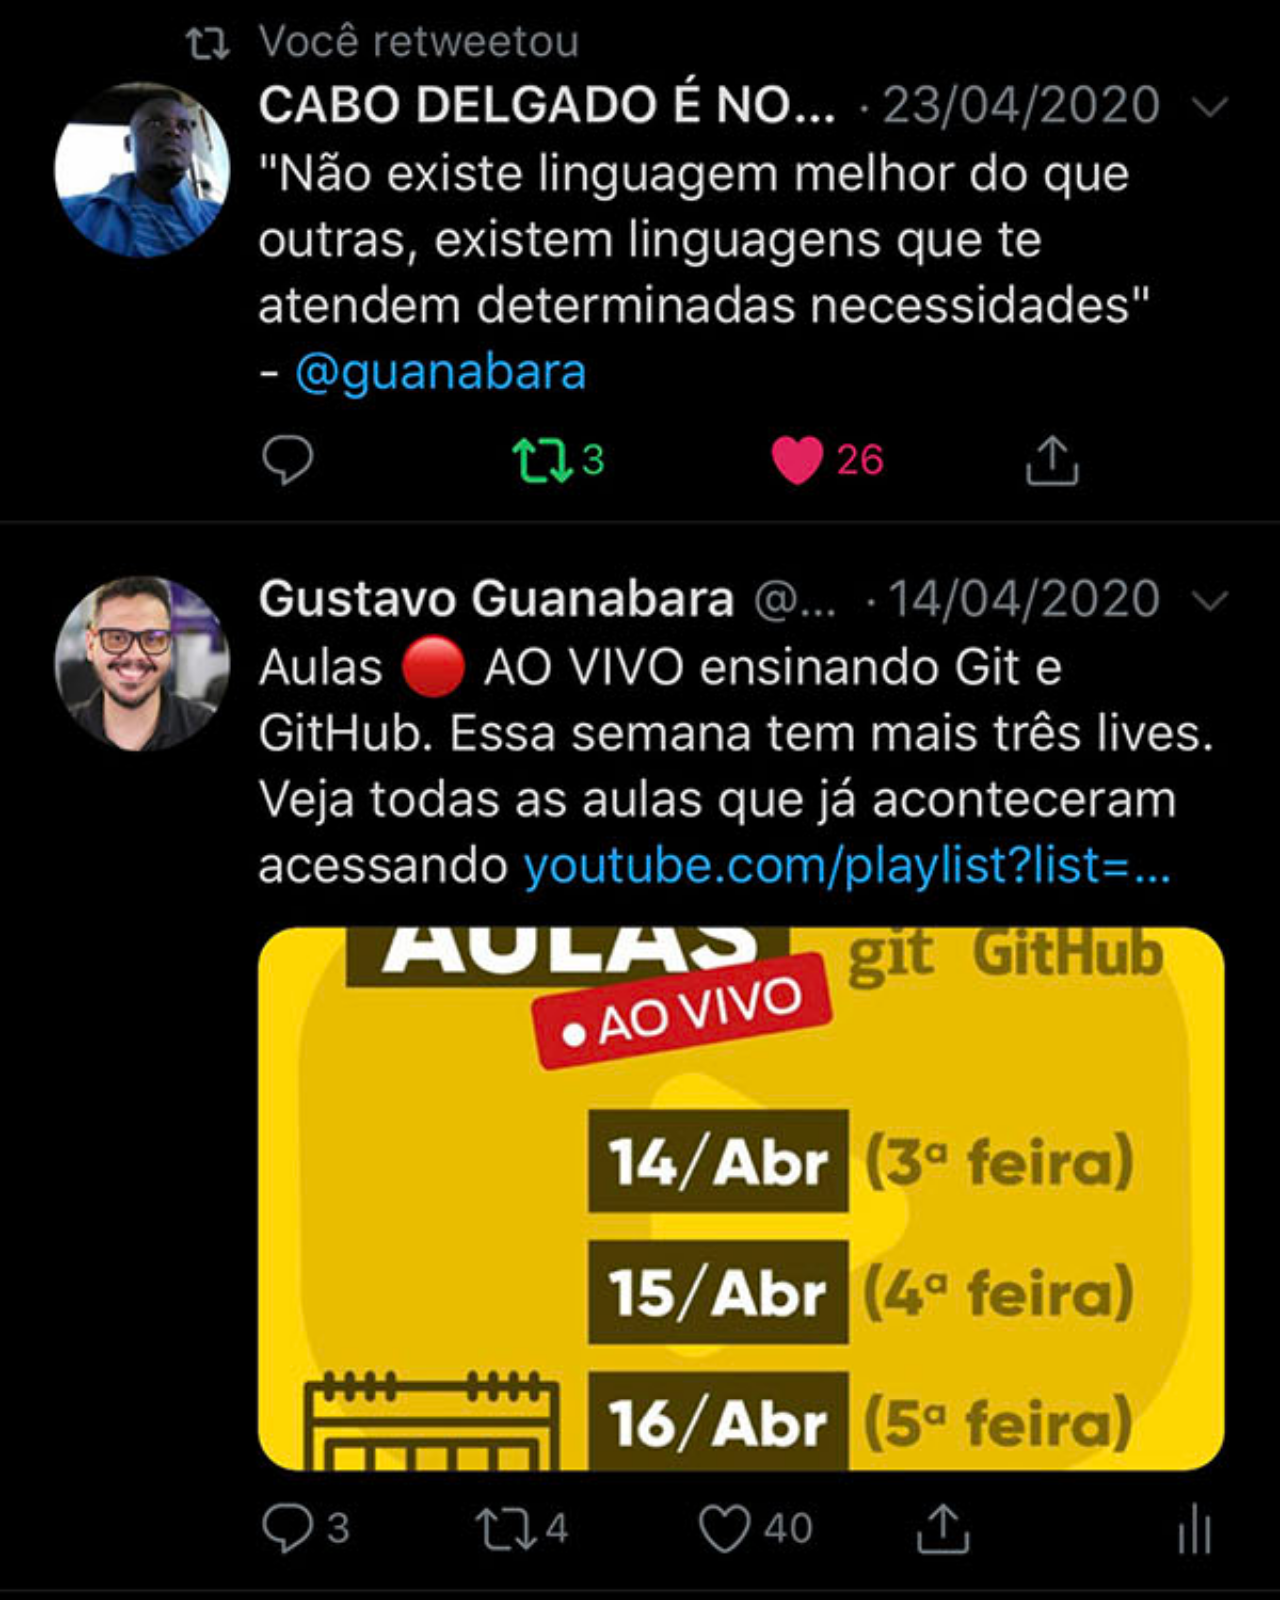
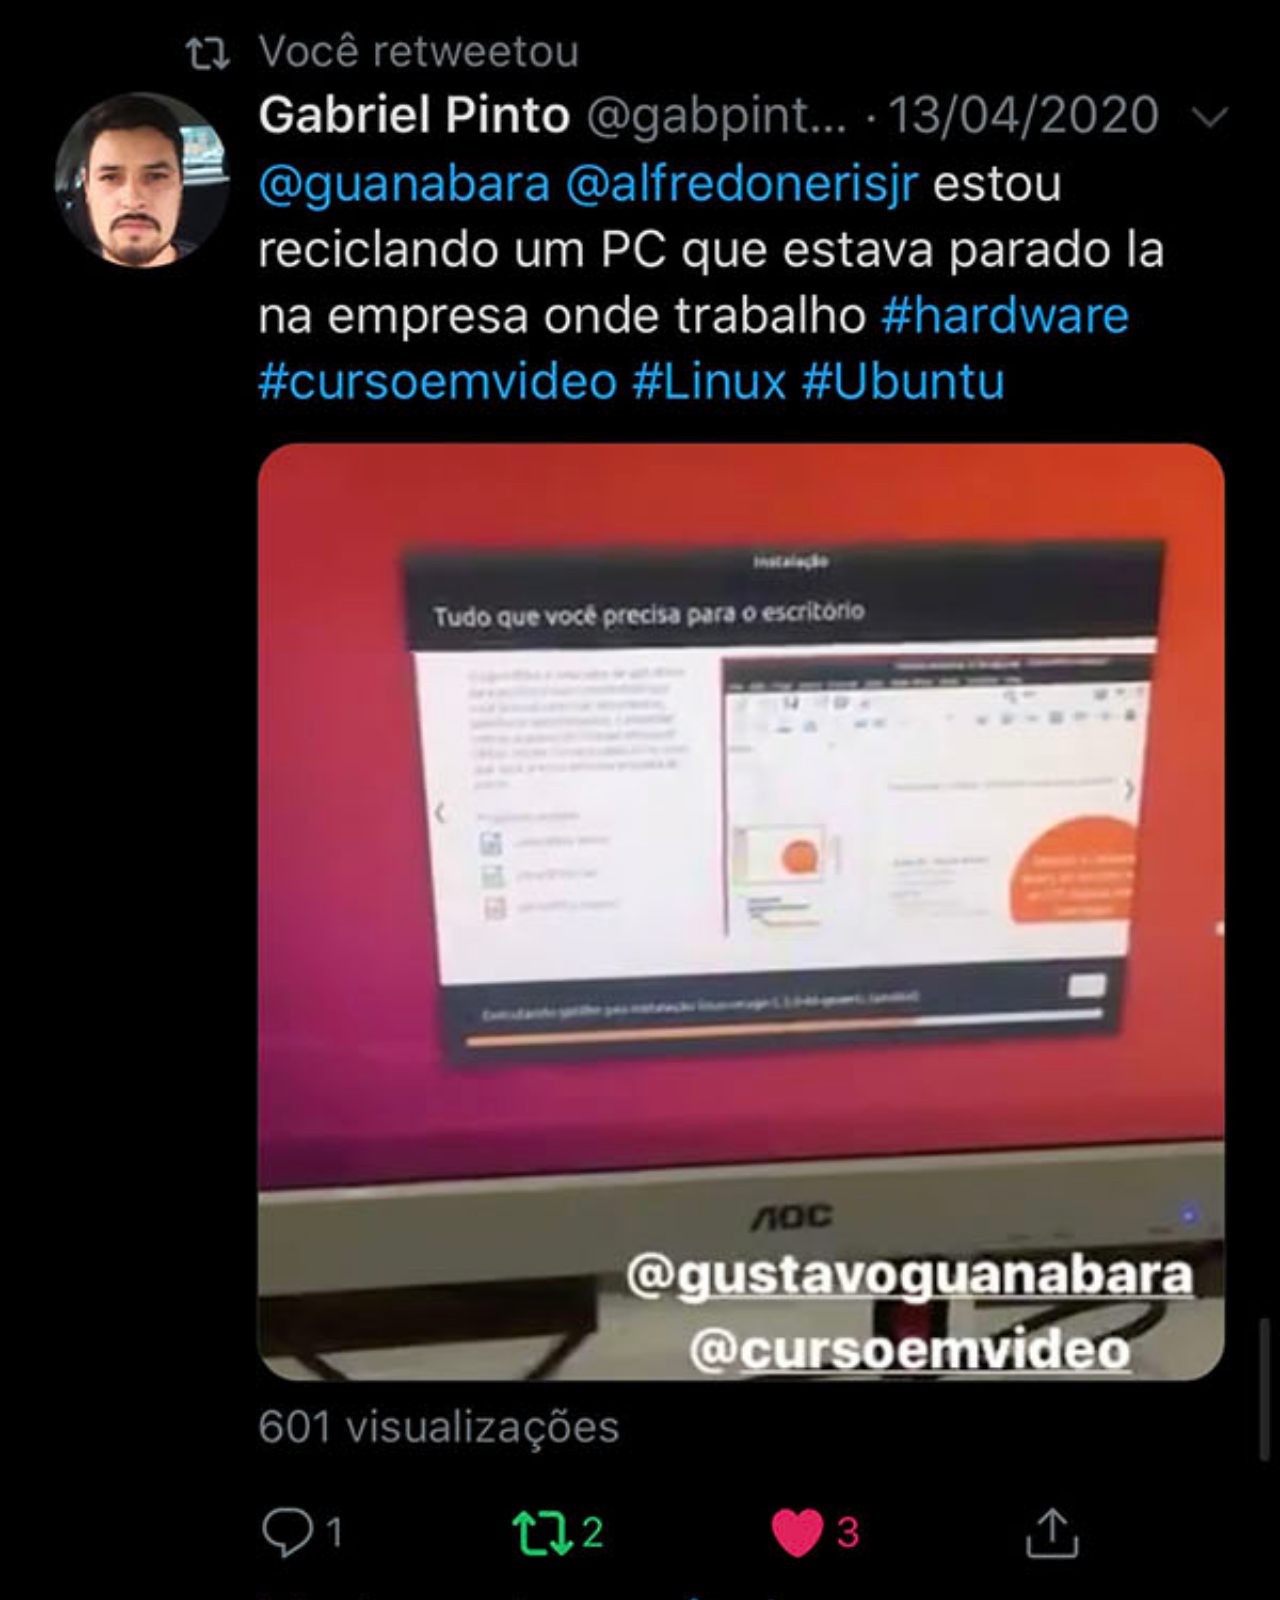
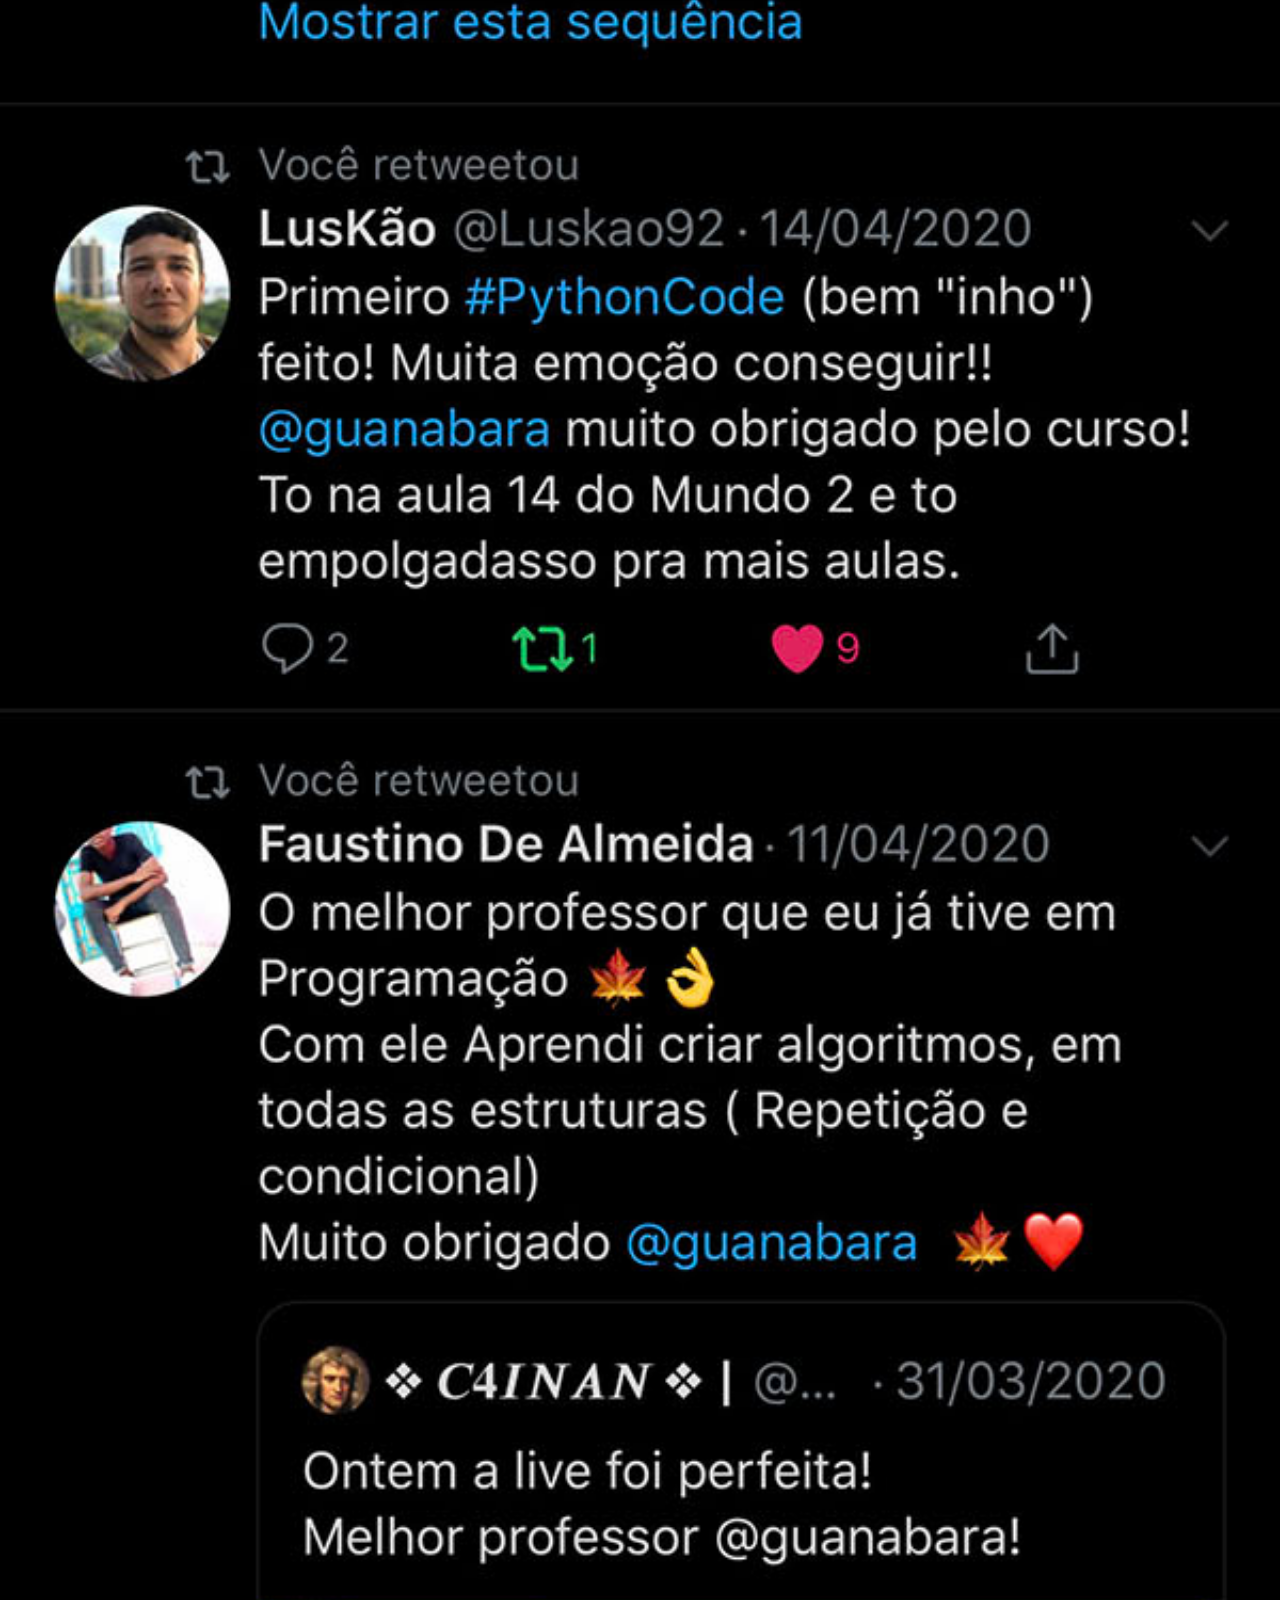
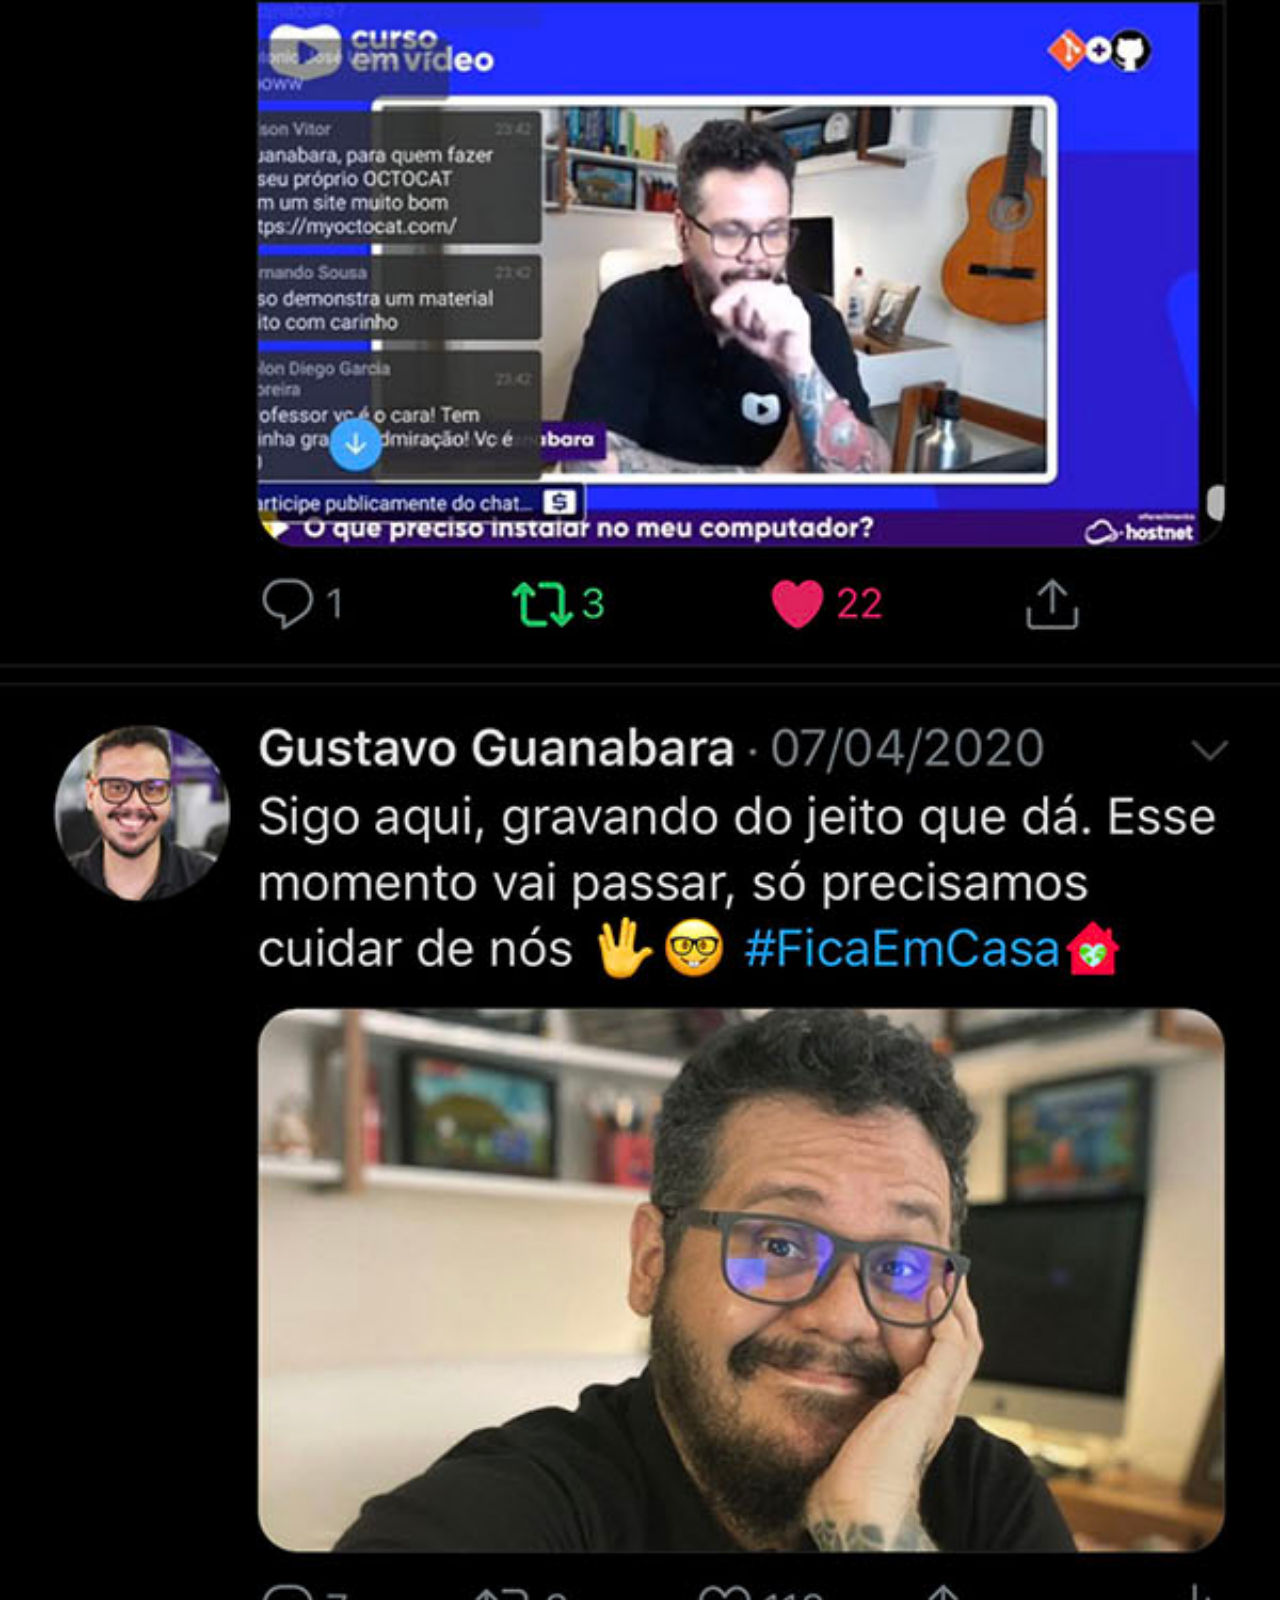
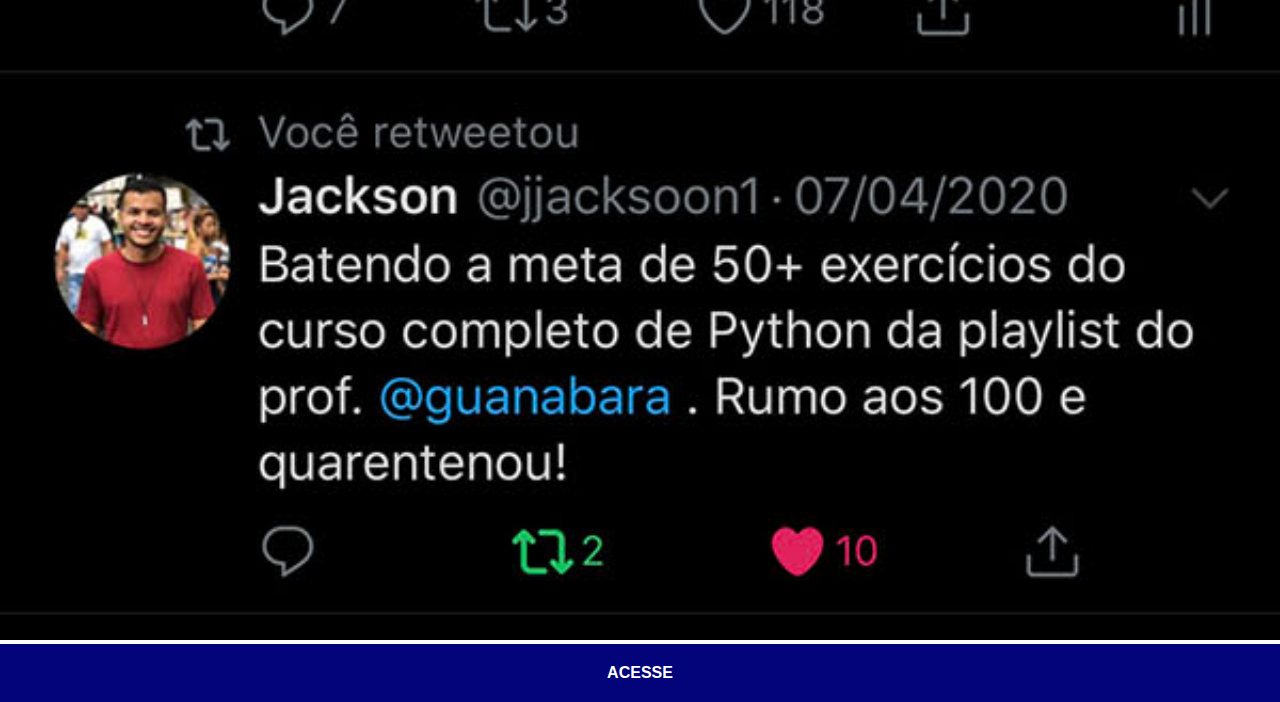
<file: twittwer.html>
<!DOCTYPE html>
<html lang="en">
<head>
    <meta charset="UTF-8">
    <meta name="viewport" content="width=device-width, initial-scale=1.0">
    <link rel="stylesheet" href="estilo/Redes.css">
    <title>Twittwer</title>
</head>
<body>
    <img src="arquivos/pacote-d013/imagens/tela-twitter.jpg" alt="Twittwer">
    <a href="https://twitter.com/kayro_pedro">ACESSE</a> 
</body>
</html>
</file>
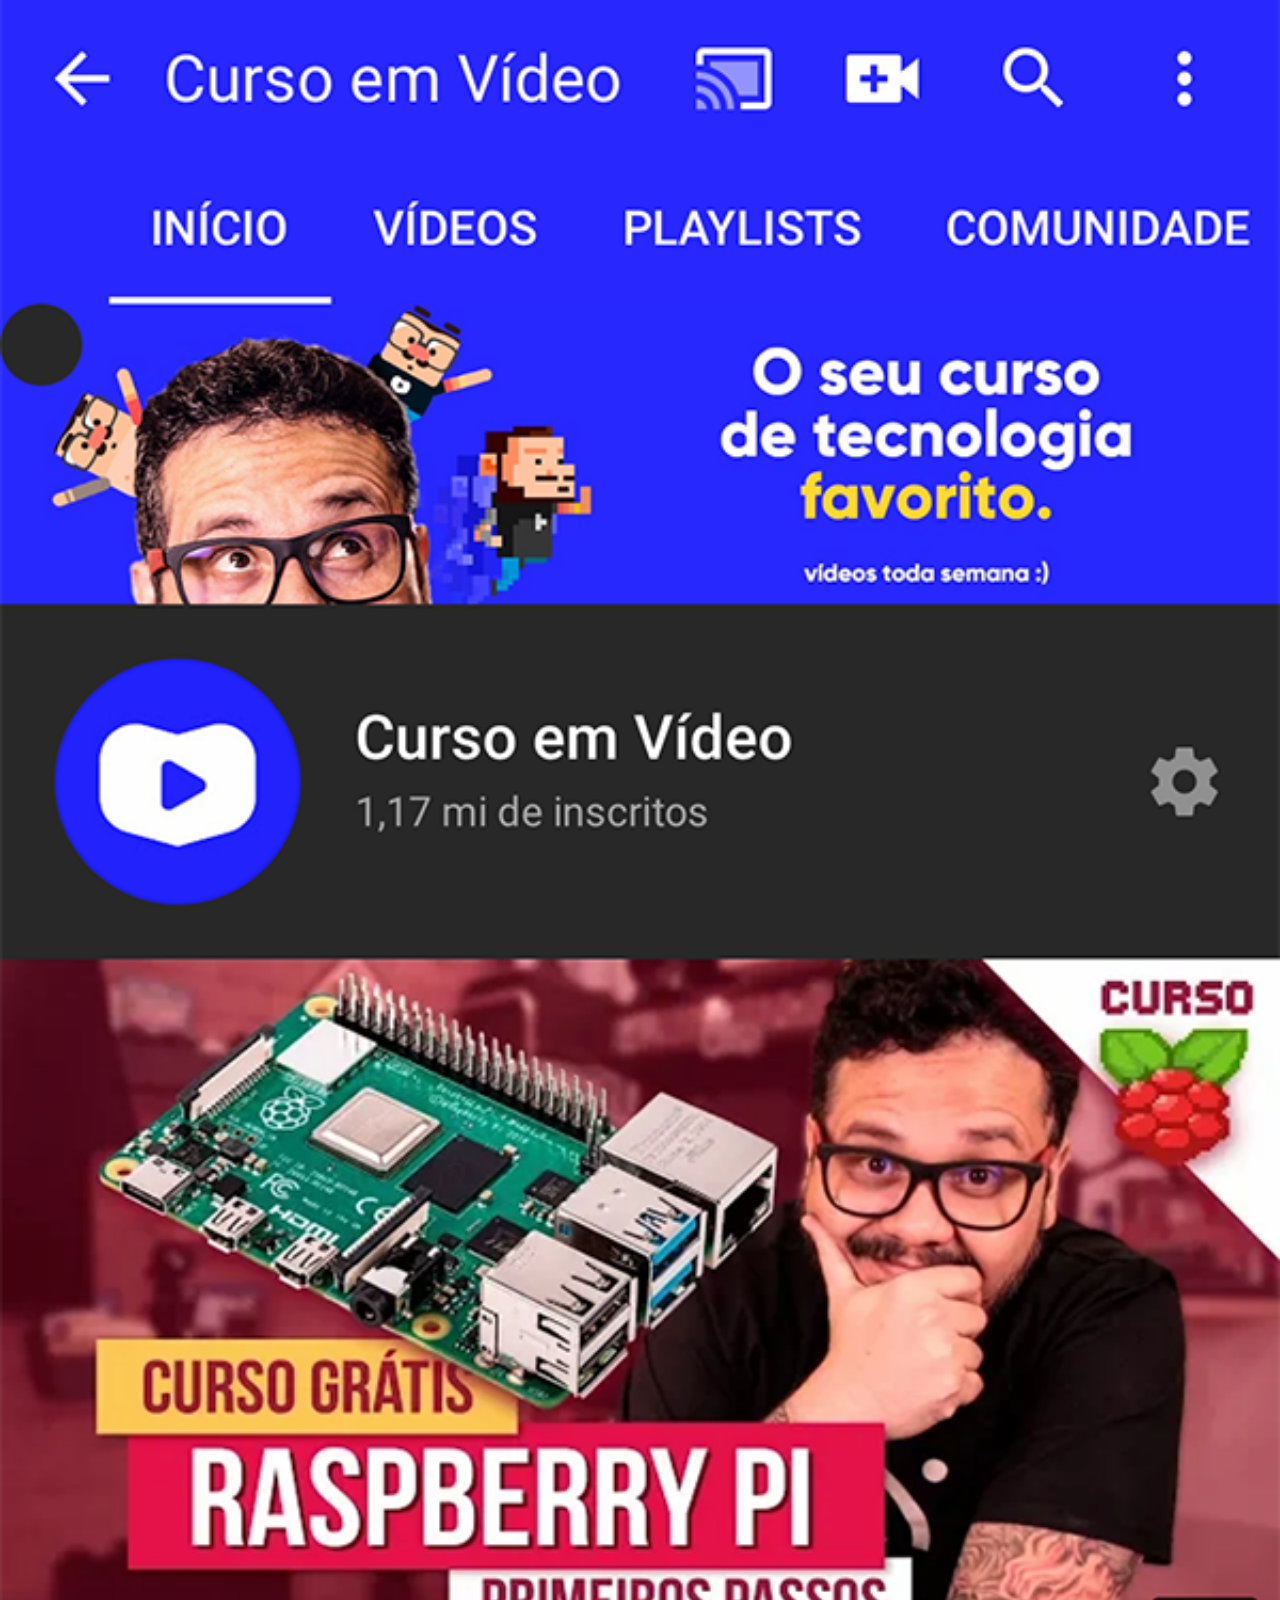
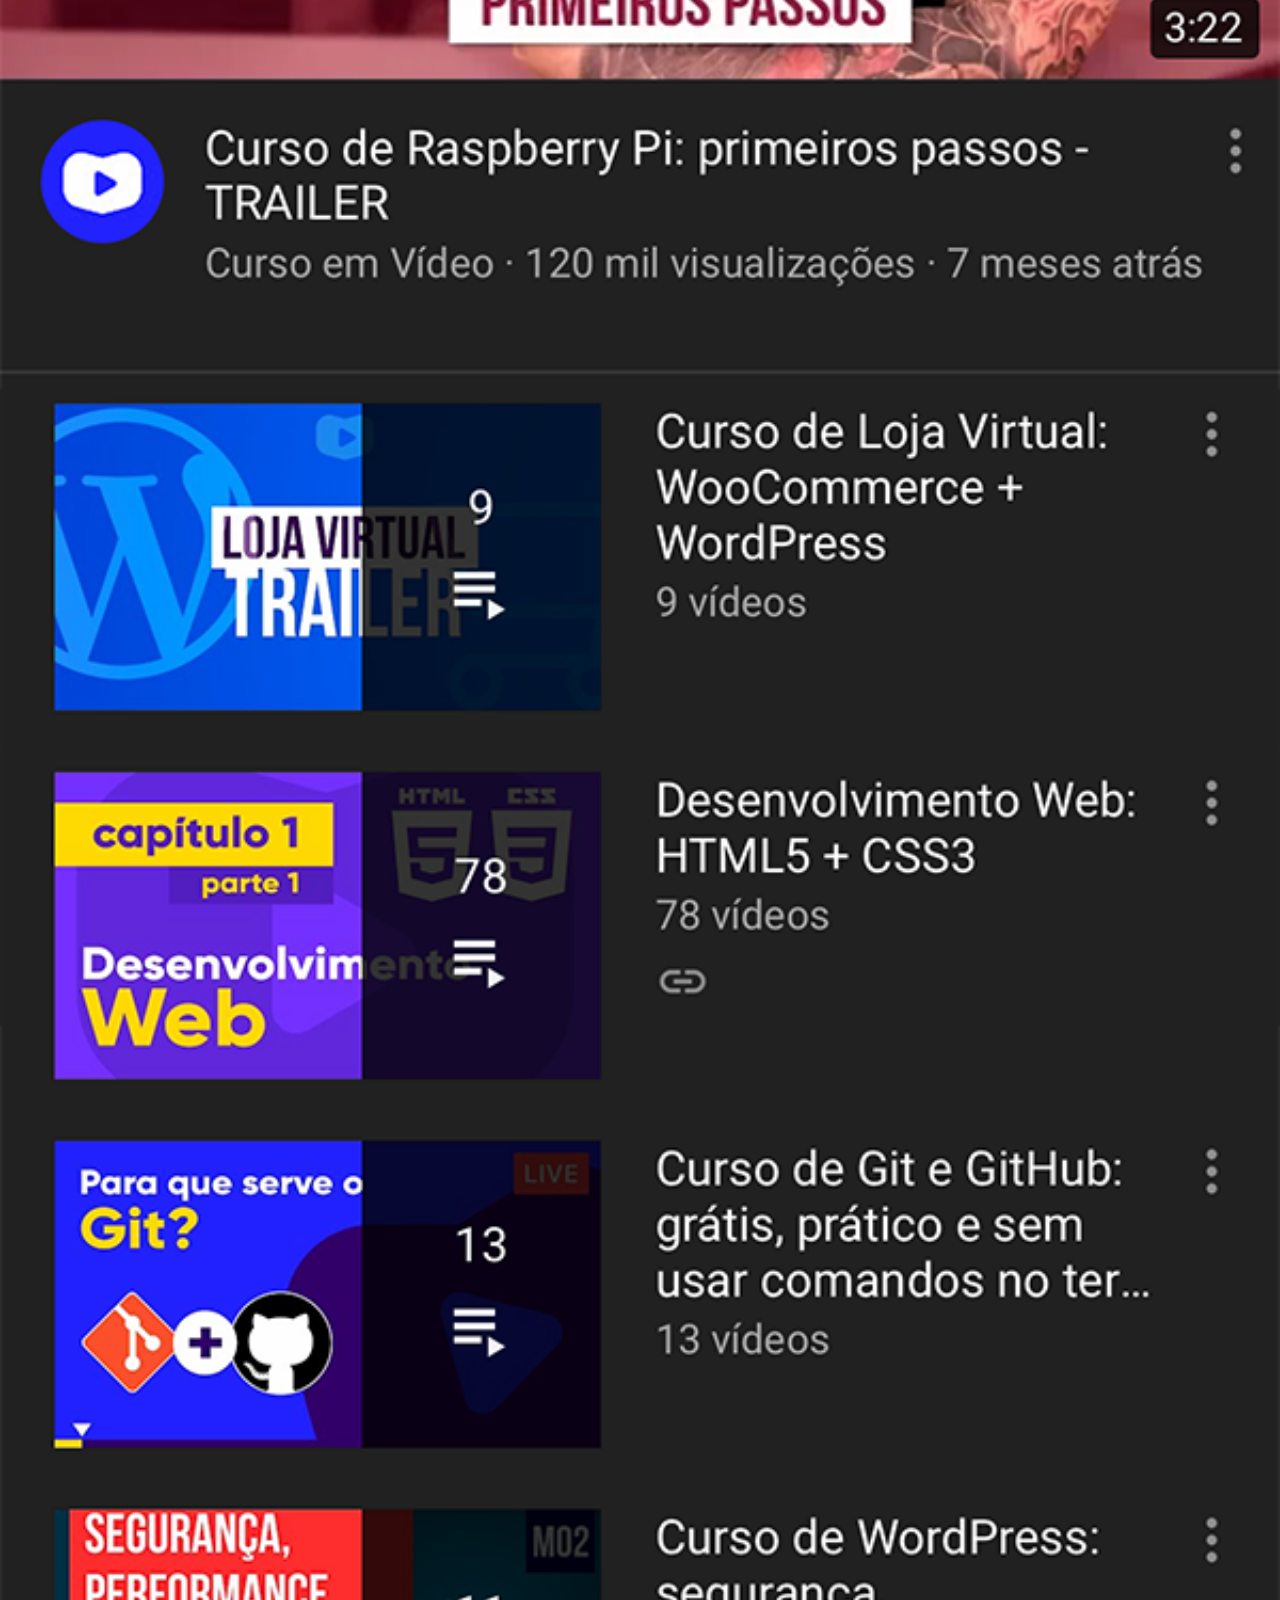
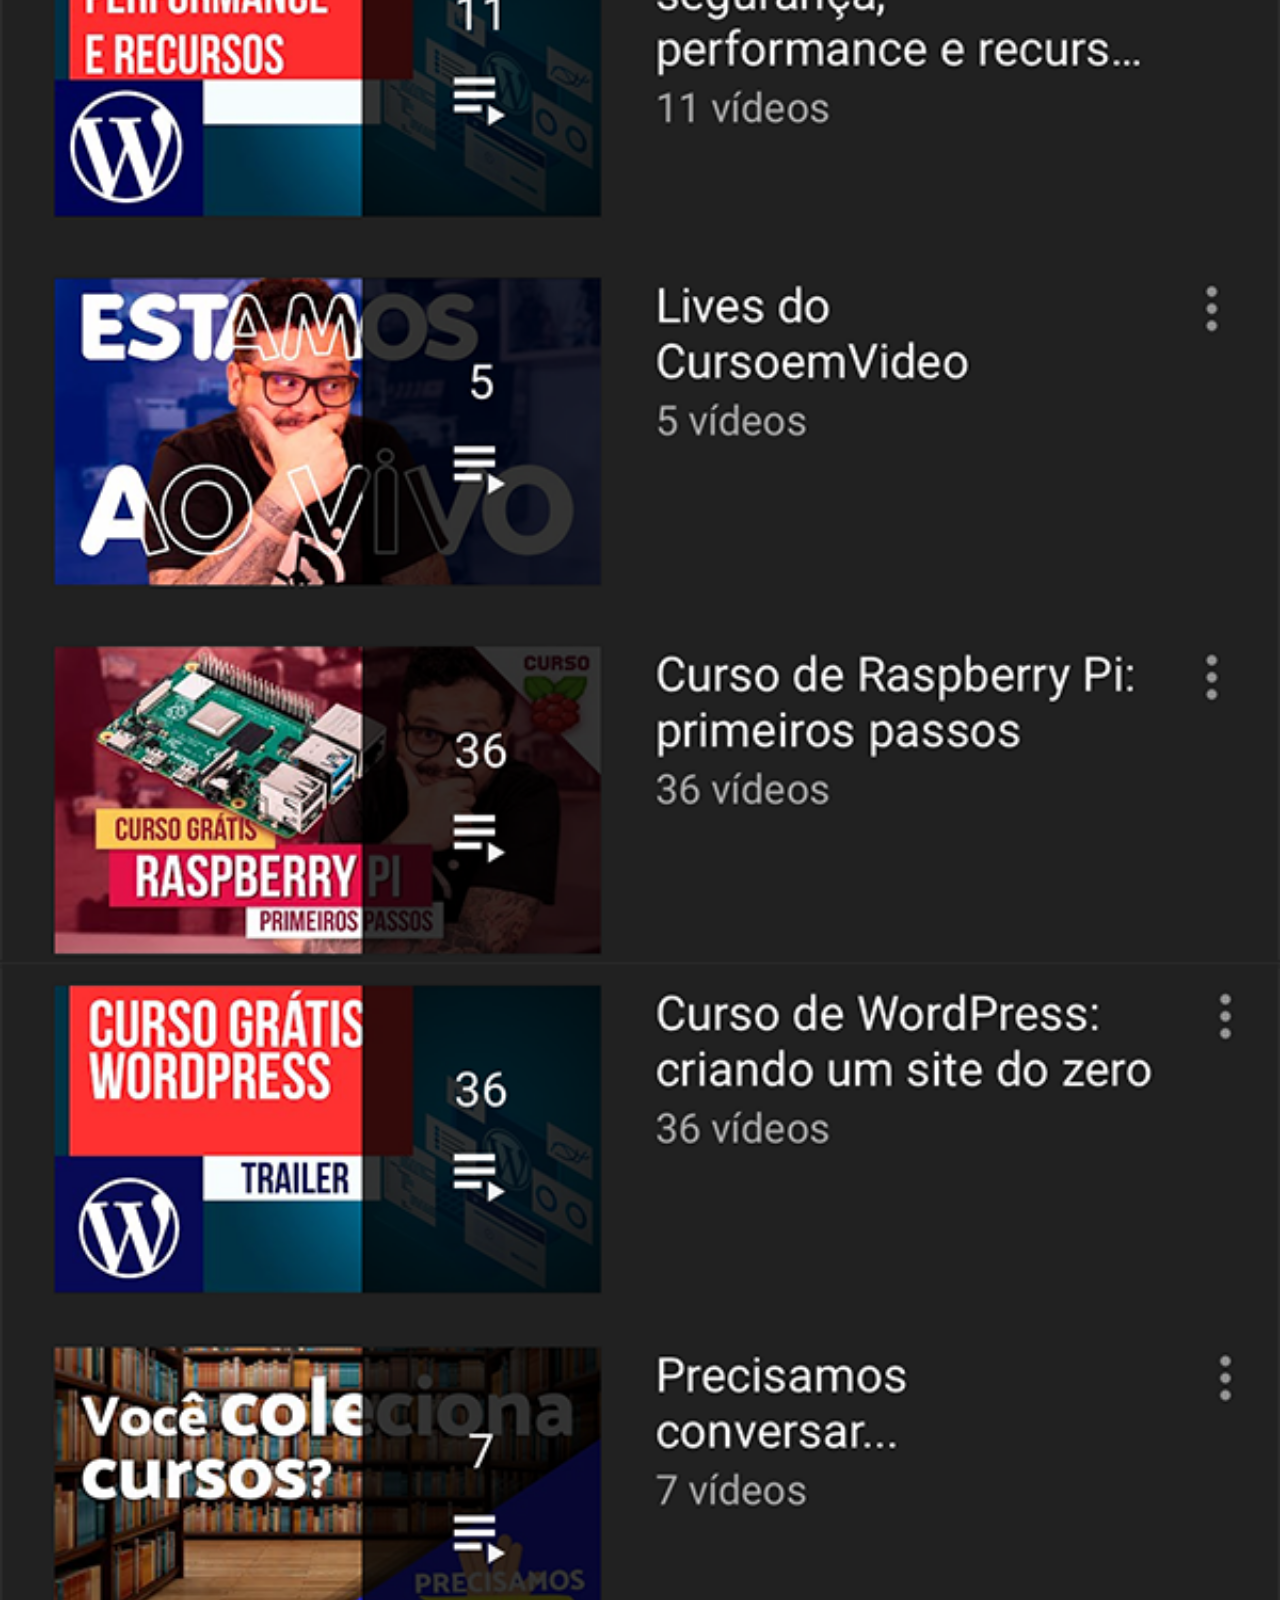
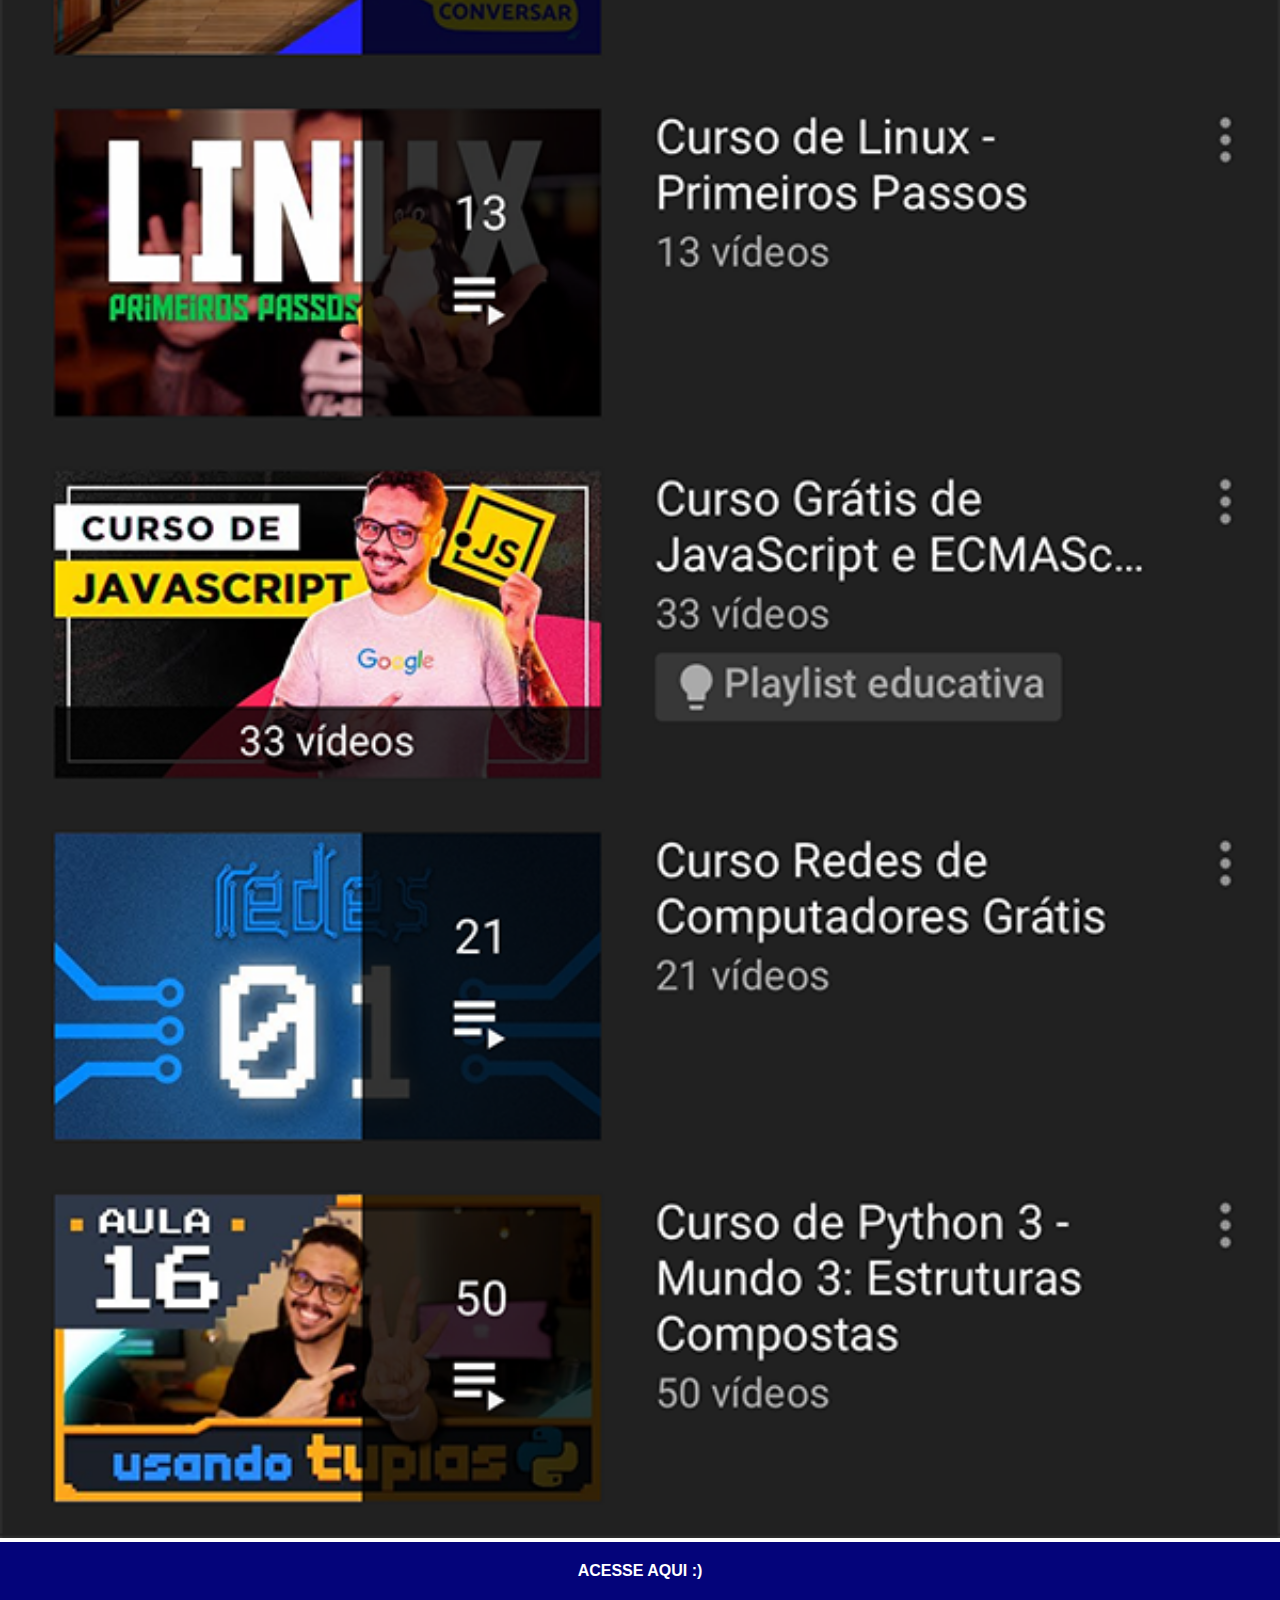
<file: youtube.html>
<!DOCTYPE html>
<html lang="en">
<head>
    <meta charset="UTF-8">
    <meta name="viewport" content="width=device-width, initial-scale=1.0">
    <title>Youtube</title>
</head>
    <style>
        *{
            margin: 0px;
            padding: 0px;
            font-family: Arial, Helvetica, sans-serif;
        }
        ::-webkit-scrollbar{
            width: 0px;
            height: 0px;
        }
        img{
            width: 100vw;
        }
        a{
            display: block;
            background-color: rgb(4, 4, 122);
            color: white;
            padding: 20px;
            text-align: center;
            text-decoration: none;
            font-weight: bolder;
        }
    </style>
<body>
    <img src="arquivos/pacote-d013/imagens/tela-youtube.png" alt="Youtube"> 
    <a href="https://www.youtube.com/channel/UCTR-BRCVCPzEKb6NYtJvsGw" target="_blank">ACESSE AQUI :)</a> 
</body>
</html>
</file>
<file: estilo/style.css>
@charset "UTF-8";

* {
    margin: 0px;
    padding: 0px;
    font-family: Arial, Helvetica, sans-serif;
}

html, body {
    height: 100vh;

    background-color: grey;
}

body{
    background: url(../arquivos/pacote-d013/imagens/fundo-madeira.jpg) no-repeat top center;
    background-size: cover;
    background-attachment: fixed;
}

main{
    height: 100vh;
    position: relative;
}

section#Cel{
    position: absolute;
    transform: translate(-50%, -50%);
    top: 50%;
    left: 50%;
    height: 627px;
    width: 311px;
    background: url(../arquivos/pacote-d013/imagens/frame-iphone.png) no-repeat;
}

iframe#Tela { 
    position: relative;
    top: 80px;
    left: 22px;
    width: 265px;
    height: 471px;
}

section#Redes{
    text-align: right;
}

section#Redes img{
    width: 75px;
    margin: 7.5px;
    border-radius: 50%;   
    box-sizing: border-box;
}

section#Redes img:hover{
    transform: (-3PX);
    transition: 0.5s;
    width: 80px;
    border: solid rgba(255, 255, 255, 0.253);
}
</file>
<file: estilo/Redes.css>
@charset "UTF-8";

*{
    margin: 0px;
    padding: 0px;
    font-family: Arial, Helvetica, sans-serif;
}
::-webkit-scrollbar{
    width: 0px;
    height: 0px;
}
img{
    width: 100vw;
}
a{
    display: block;
    background-color: rgb(4, 4, 122);
    color: white;
    padding: 20px;
    text-align: center;
    text-decoration: none;
    font-weight: bolder;
}
a:hover{
    transition: 0.5s;
    background-color: rgb(15, 191, 204);
}
</file>
<file: estilo/home.css>
@charset "UTF-8";

* { 
    margin: 0px;
    padding: 0px;
}
::-webkit-scrollbar{
    width: 0px;
    height: 0px;
}
img{
    width: 100vw;
}
</file>
